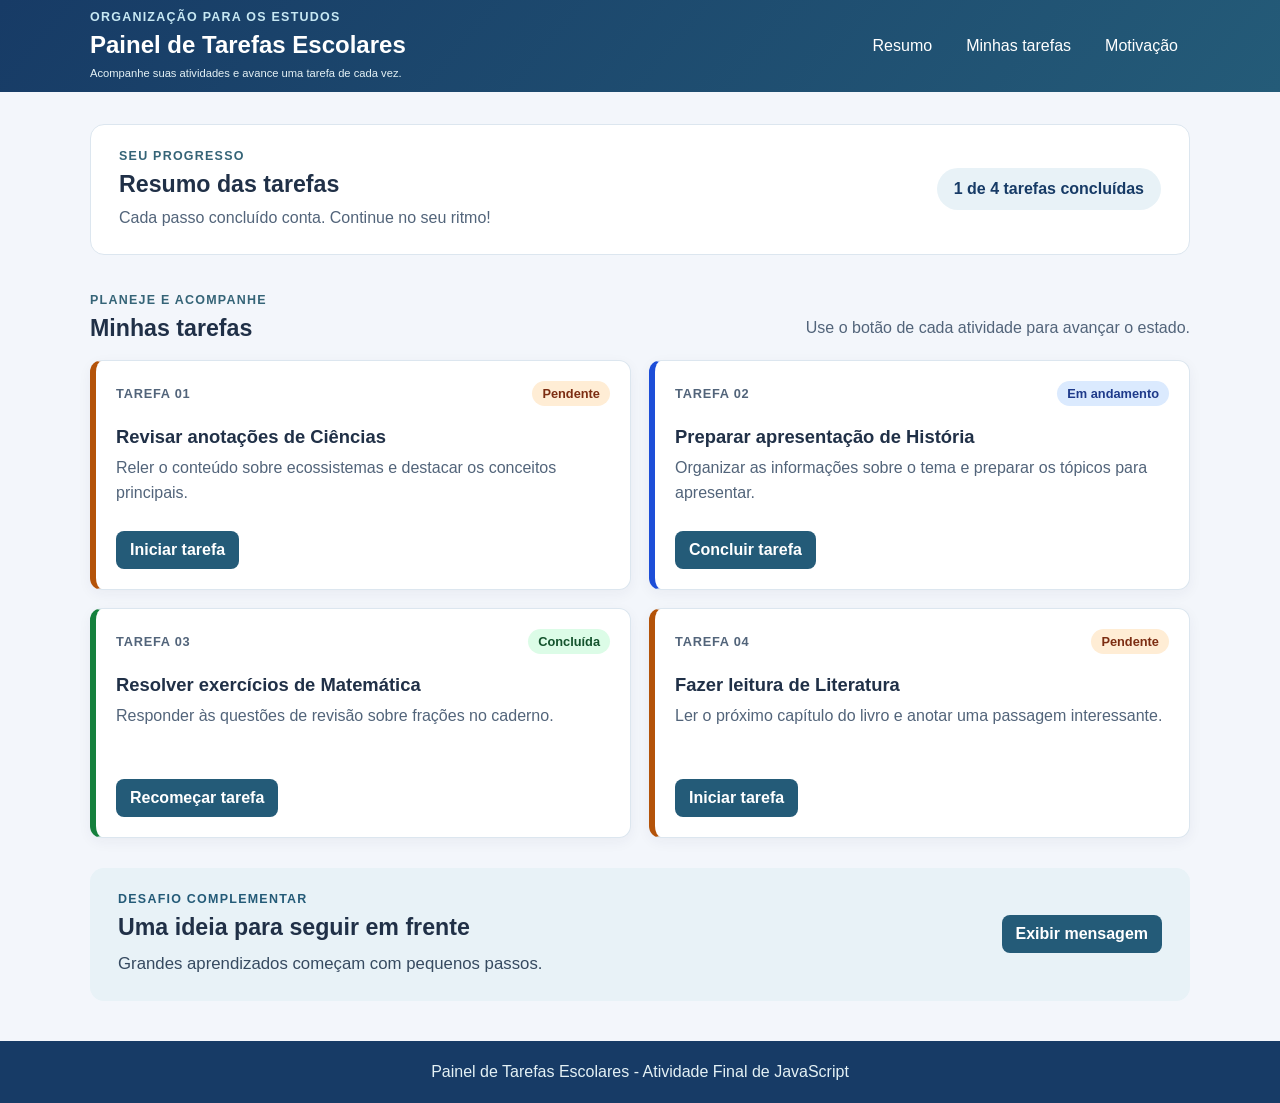
<file: atividade-javascript-final/index.html>
﻿<!DOCTYPE html>
<html lang="pt-BR">

<head>
    <meta charset="UTF-8">
    <meta name="viewport" content="width=device-width, initial-scale=1.0">
    <meta name="description" content="Organize e acompanhe o andamento de tarefas escolares.">
    <title>Atividade Final de JS - Painel de Tarefas Escolares</title>
    <link rel="stylesheet" href="css/estilos.css">
</head>

<body>
    <header class="cabecalho">
        <div class="cabecalho-conteudo">
            <div class="cabecalho-apresentacao">
                <p class="cabecalho-etiqueta">Organização para os estudos</p>
                <h1>Painel de Tarefas Escolares</h1>
                <p class="cabecalho-descricao">
                    Acompanhe suas atividades e avance uma tarefa de cada vez.
                </p>
            </div>

            <div class="navegacao">
                <nav class="menu-navegacao" id="menu-navegacao">
                    <a href="#resumo">Resumo</a>
                    <a href="#tarefas">Minhas tarefas</a>
                    <a href="#motivacao">Motivação</a>
                </nav>
            </div>
        </div>
    </header>

    <main class="conteudo">
        <section class="resumo" id="resumo">
            <div>
                <p class="secao-etiqueta">Seu progresso</p>
                <h2>Resumo das tarefas</h2>
                <p class="resumo-orientacao">Cada passo concluído conta. Continue no seu ritmo!</p>
            </div>
            <!-- No JavaScript, atualize este texto com a quantidade de tarefas concluídas. -->
            <p class="contador" id="contador-tarefas">
                1 de 4 tarefas concluídas
            </p>
        </section>

        <section class="secao-tarefas" id="tarefas">
            <div class="secao-cabecalho">
                <div>
                    <p class="secao-etiqueta">Planeje e acompanhe</p>
                    <h2>Minhas tarefas</h2>
                </div>
                <p class="secao-dica">Use o botão de cada atividade para avançar o estado.</p>
            </div>

            <div class="lista-tarefas">
                <!-- Cada article é um card. As classes tarefa-* indicam o estado inicial.
                     Em cada card, o JavaScript deverá atualizar o indicador e o botão. -->
                <article class="tarefa tarefa-pendente" id="tarefa-1">
                    <div class="tarefa-cabecalho">
                        <span class="tarefa-numero">Tarefa 01</span>
                        <!-- O JavaScript atualiza o texto e a classe estado-* deste indicador. -->
                        <span class="indicador-estado estado-pendente">Pendente</span>
                    </div>
                    <h3>Revisar anotações de Ciências</h3>
                    <p>Reler o conteúdo sobre ecossistemas e destacar os conceitos principais.</p>
                    <!-- Ao clicar, avance o estado deste card e atualize o contador. -->
                    <button class="botao-avancar" type="button">Iniciar tarefa</button>
                </article>

                <article class="tarefa tarefa-andamento" id="tarefa-2">
                    <div class="tarefa-cabecalho">
                        <span class="tarefa-numero">Tarefa 02</span>
                        <span class="indicador-estado estado-andamento">Em andamento</span>
                    </div>
                    <h3>Preparar apresentação de História</h3>
                    <p>Organizar as informações sobre o tema e preparar os tópicos para apresentar.</p>
                    <button class="botao-avancar" type="button">Concluir tarefa</button>
                </article>

                <article class="tarefa tarefa-concluida" id="tarefa-3">
                    <div class="tarefa-cabecalho">
                        <span class="tarefa-numero">Tarefa 03</span>
                        <span class="indicador-estado estado-concluida">Concluída</span>
                    </div>
                    <h3>Resolver exercícios de Matemática</h3>
                    <p>Responder às questões de revisão sobre frações no caderno.</p>
                    <button class="botao-avancar" type="button">Recomeçar tarefa</button>
                </article>

                <article class="tarefa tarefa-pendente" id="tarefa-4">
                    <div class="tarefa-cabecalho">
                        <span class="tarefa-numero">Tarefa 04</span>
                        <span class="indicador-estado estado-pendente">Pendente</span>
                    </div>
                    <h3>Fazer leitura de Literatura</h3>
                    <p>Ler o próximo capítulo do livro e anotar uma passagem interessante.</p>
                    <button class="botao-avancar" type="button">Iniciar tarefa</button>
                </article>
            </div>
        </section>

        <section class="motivacao" id="motivacao">
            <div class="motivacao-texto">
                <p class="secao-etiqueta">Desafio complementar</p>
                <h2>Uma ideia para seguir em frente</h2>
                <!-- O JavaScript pode substituir este texto por uma frase aleatória. -->
                <p class="mensagem-motivacional" id="mensagem-motivacional">
                    Grandes aprendizados começam com pequenos passos.
                </p>
            </div>
            <!-- Ao clicar, escolha e exiba uma mensagem motivacional. -->
            <button class="botao-motivacao" id="botao-motivacao" type="button">
                Exibir mensagem
            </button>
        </section>
    </main>

    <footer class="rodape">
        <p>Painel de Tarefas Escolares - Atividade Final de JavaScript</p>
    </footer>

    <script src="js/script.js"></script>
</body>

</html>
</file>
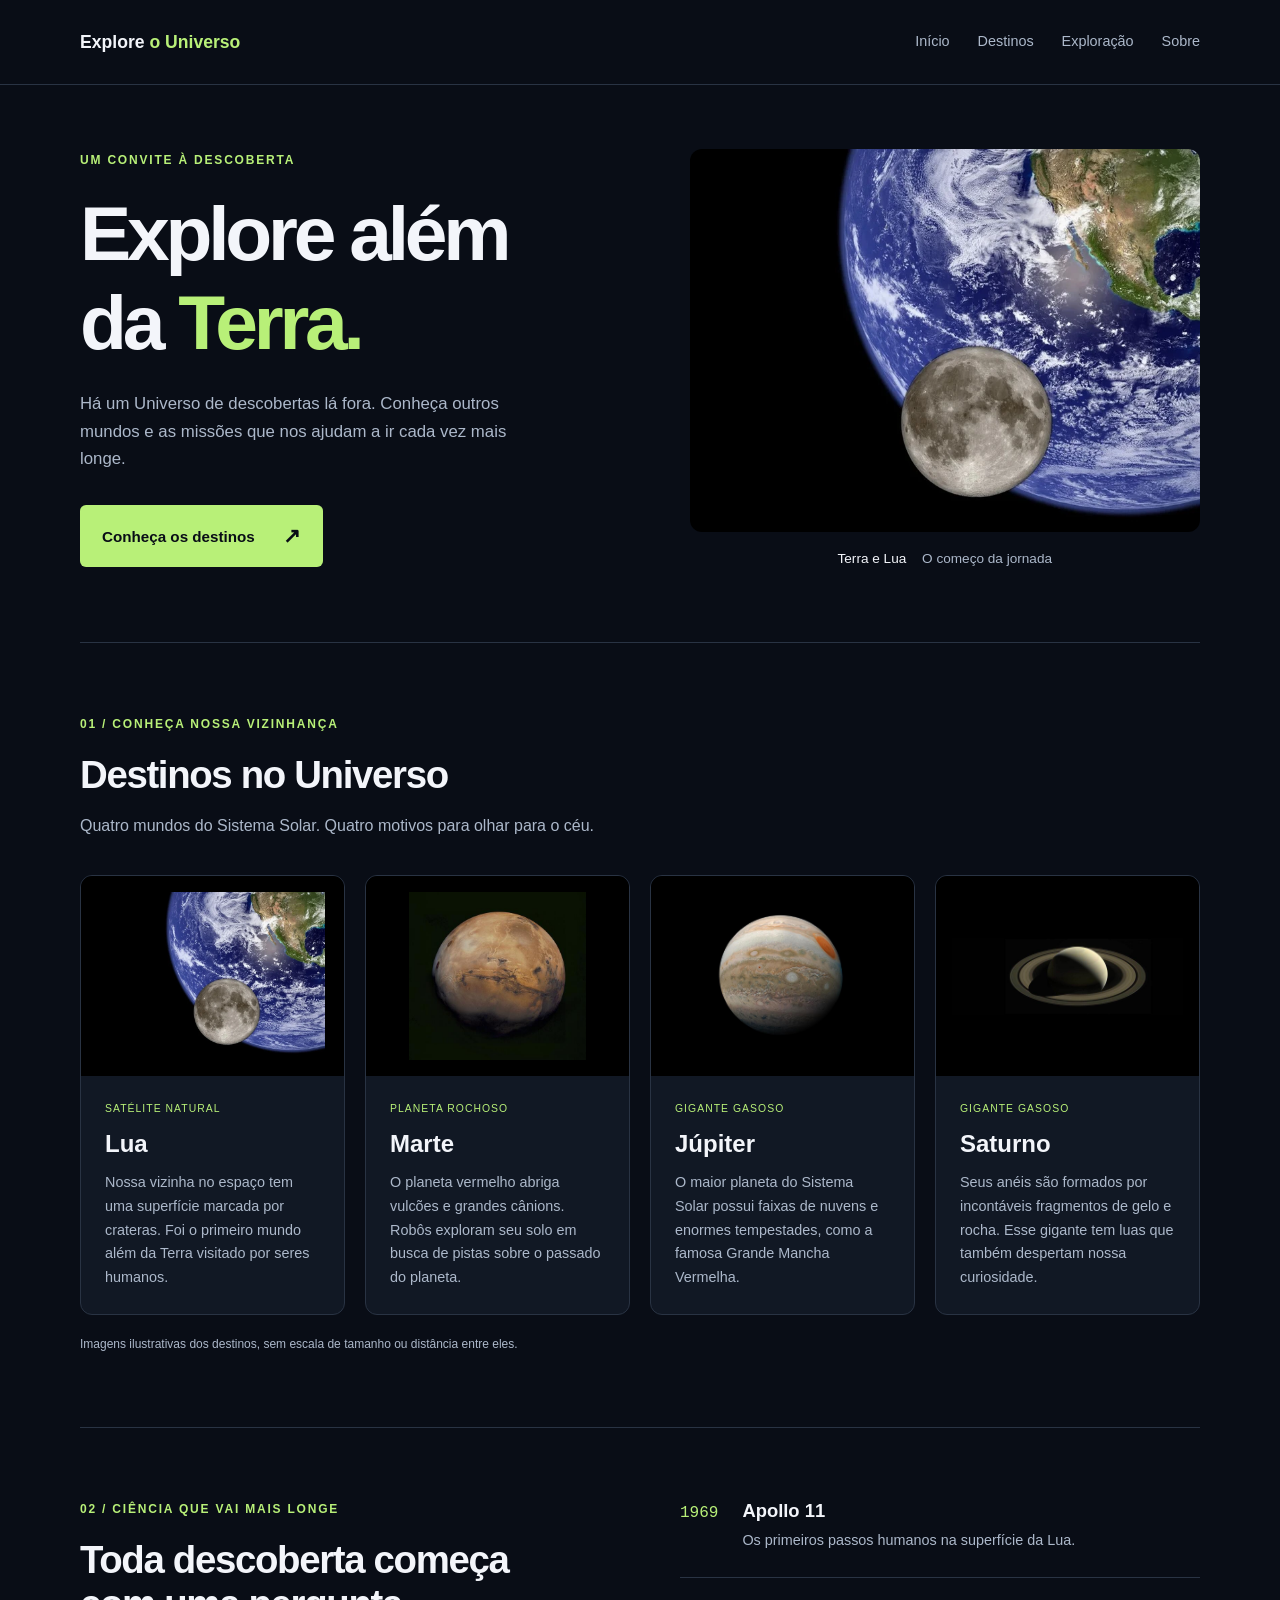
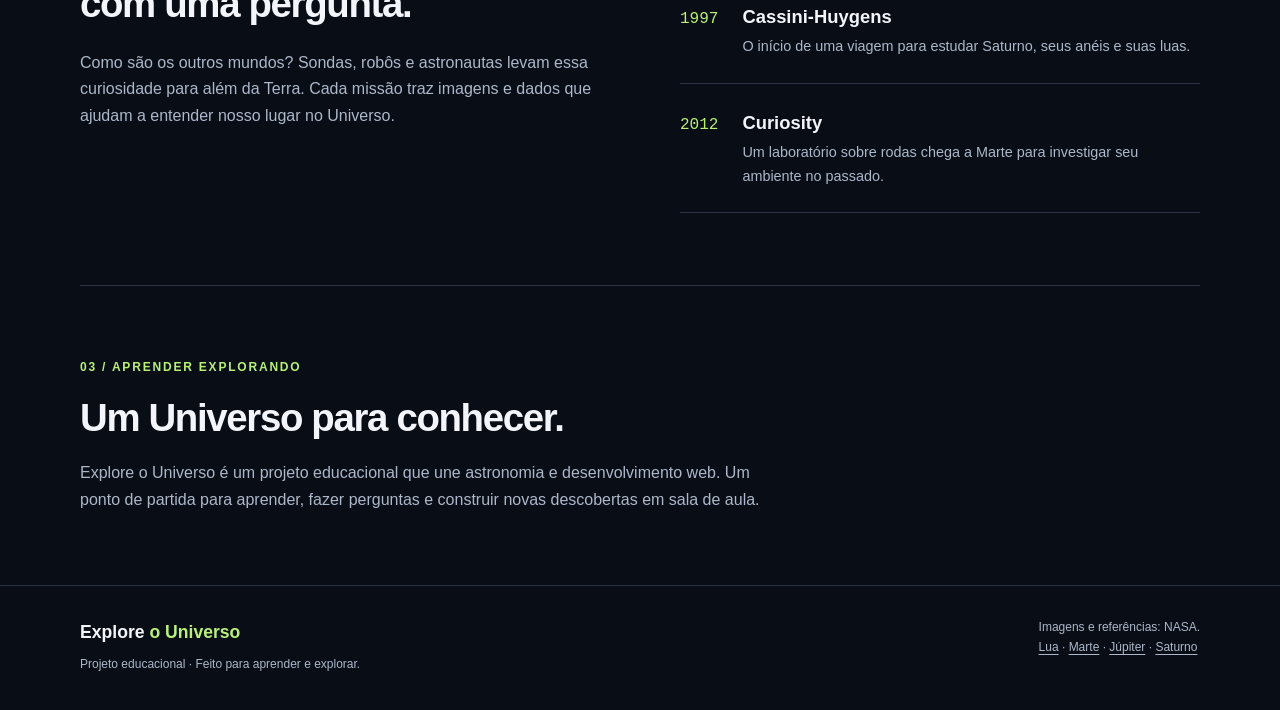
<file: versao0/index.html>
<!DOCTYPE html>
<html lang="pt-BR">
<head>
  <meta charset="UTF-8">
  <meta name="viewport" content="width=device-width, initial-scale=1.0">
  <meta name="description" content="Conheça a Lua, Marte, Júpiter e Saturno e descubra um pouco da história da exploração espacial.">
  <title>Explore o Universo</title>
  <link rel="stylesheet" href="css/estilos.css">
</head>
<body>
  <header class="cabecalho">
    <div class="container cabecalho-conteudo">
      <h1 class="marca"><a href="#inicio">Explore <span>o Universo</span></a></h1>
      <nav aria-label="Navegação principal">
        <ul class="menu">
          <li><a href="#inicio">Início</a></li>
          <li><a href="#destinos">Destinos</a></li>
          <li><a href="#exploracao">Exploração</a></li>
          <li><a href="#sobre">Sobre</a></li>
        </ul>
      </nav>
    </div>
  </header>

  <main>
    <section class="destaque container" id="inicio" aria-labelledby="titulo-destaque">
      <div class="destaque-texto">
        <p class="etiqueta">Um convite à descoberta</p>
        <h2 id="titulo-destaque">Explore além<br>da <span>Terra.</span></h2>
        <p class="introducao">Há um Universo de descobertas lá fora. Conheça outros mundos e as missões que nos ajudam a ir cada vez mais longe.</p>
        <a class="botao" href="#destinos">Conheça os destinos <span aria-hidden="true">↗</span></a>
      </div>
      <figure class="destaque-imagem">
        <img src="img/lua.webp" alt="Composição mostrando a Lua em primeiro plano e a Terra ao fundo." width="1000" height="750">
        <figcaption>Terra e Lua <span>O começo da jornada</span></figcaption>
      </figure>
    </section>

    <section class="destinos secao container" id="destinos" aria-labelledby="titulo-destinos">
      <p class="etiqueta">01 / Conheça nossa vizinhança</p>
      <h2 id="titulo-destinos">Destinos no Universo</h2>
      <p class="descricao-secao">Quatro mundos do Sistema Solar. Quatro motivos para olhar para o céu.</p>

      <div class="grade-destinos">
        <article class="card-destino">
          <img src="img/lua.webp" alt="Lua com áreas claras e escuras, em uma composição com a Terra ao fundo." width="760" height="570">
          <div class="card-conteudo">
            <p class="categoria">Satélite natural</p>
            <h3>Lua</h3>
            <p class="descricao-card">Nossa vizinha no espaço tem uma superfície marcada por crateras. Foi o primeiro mundo além da Terra visitado por seres humanos.</p>
          </div>
        </article>

        <article class="card-destino">
          <img src="img/marte.jpg" alt="Marte visto do espaço, com superfície em tons avermelhados." width="506" height="480">
          <div class="card-conteudo">
            <p class="categoria">Planeta rochoso</p>
            <h3>Marte</h3>
            <p class="descricao-card">O planeta vermelho abriga vulcões e grandes cânions. Robôs exploram seu solo em busca de pistas sobre o passado do planeta.</p>
          </div>
        </article>

        <article class="card-destino">
          <img src="img/jupiter.jpg" alt="Júpiter com faixas de nuvens e uma grande tempestade oval." width="750" height="750">
          <div class="card-conteudo">
            <p class="categoria">Gigante gasoso</p>
            <h3>Júpiter</h3>
            <p class="descricao-card">O maior planeta do Sistema Solar possui faixas de nuvens e enormes tempestades, como a famosa Grande Mancha Vermelha.</p>
          </div>
        </article>

        <article class="card-destino">
          <img src="img/saturno.jpg" alt="Saturno envolvido por seus amplos anéis, contra o fundo escuro do espaço." width="960" height="320">
          <div class="card-conteudo">
            <p class="categoria">Gigante gasoso</p>
            <h3>Saturno</h3>
            <p class="descricao-card">Seus anéis são formados por incontáveis fragmentos de gelo e rocha. Esse gigante tem luas que também despertam nossa curiosidade.</p>
          </div>
        </article>
      </div>
      <p class="nota">Imagens ilustrativas dos destinos, sem escala de tamanho ou distância entre eles.</p>
    </section>

    <section class="exploracao secao container" id="exploracao" aria-labelledby="titulo-exploracao">
      <div>
        <p class="etiqueta">02 / Ciência que vai mais longe</p>
        <h2 id="titulo-exploracao">Toda descoberta começa com uma pergunta.</h2>
        <p>Como são os outros mundos? Sondas, robôs e astronautas levam essa curiosidade para além da Terra. Cada missão traz imagens e dados que ajudam a entender nosso lugar no Universo.</p>
      </div>
      <ol class="missoes" aria-label="Marcos da exploração espacial">
        <li><span class="ano">1969</span><div><h3>Apollo 11</h3><p>Os primeiros passos humanos na superfície da Lua.</p></div></li>
        <li><span class="ano">1997</span><div><h3>Cassini-Huygens</h3><p>O início de uma viagem para estudar Saturno, seus anéis e suas luas.</p></div></li>
        <li><span class="ano">2012</span><div><h3>Curiosity</h3><p>Um laboratório sobre rodas chega a Marte para investigar seu ambiente no passado.</p></div></li>
      </ol>
    </section>

    <section class="sobre secao container" id="sobre" aria-labelledby="titulo-sobre">
      <p class="etiqueta">03 / Aprender explorando</p>
      <h2 id="titulo-sobre">Um Universo para conhecer.</h2>
      <p>Explore o Universo é um projeto educacional que une astronomia e desenvolvimento web. Um ponto de partida para aprender, fazer perguntas e construir novas descobertas em sala de aula.</p>
    </section>
  </main>

  <footer class="rodape">
    <div class="container rodape-conteudo">
      <div><p class="marca">Explore <span>o Universo</span></p><p class="texto-rodape">Projeto educacional · Feito para aprender e explorar.</p></div>
      <p class="creditos">Imagens e referências: NASA.<br>
        <a href="https://science.nasa.gov/moon/">Lua</a> ·
        <a href="https://science.nasa.gov/mars/">Marte</a> ·
        <a href="https://science.nasa.gov/jupiter/">Júpiter</a> ·
        <a href="https://science.nasa.gov/saturn/">Saturno</a>
      </p>
    </div>
  </footer>
</body>
</html>
</file>
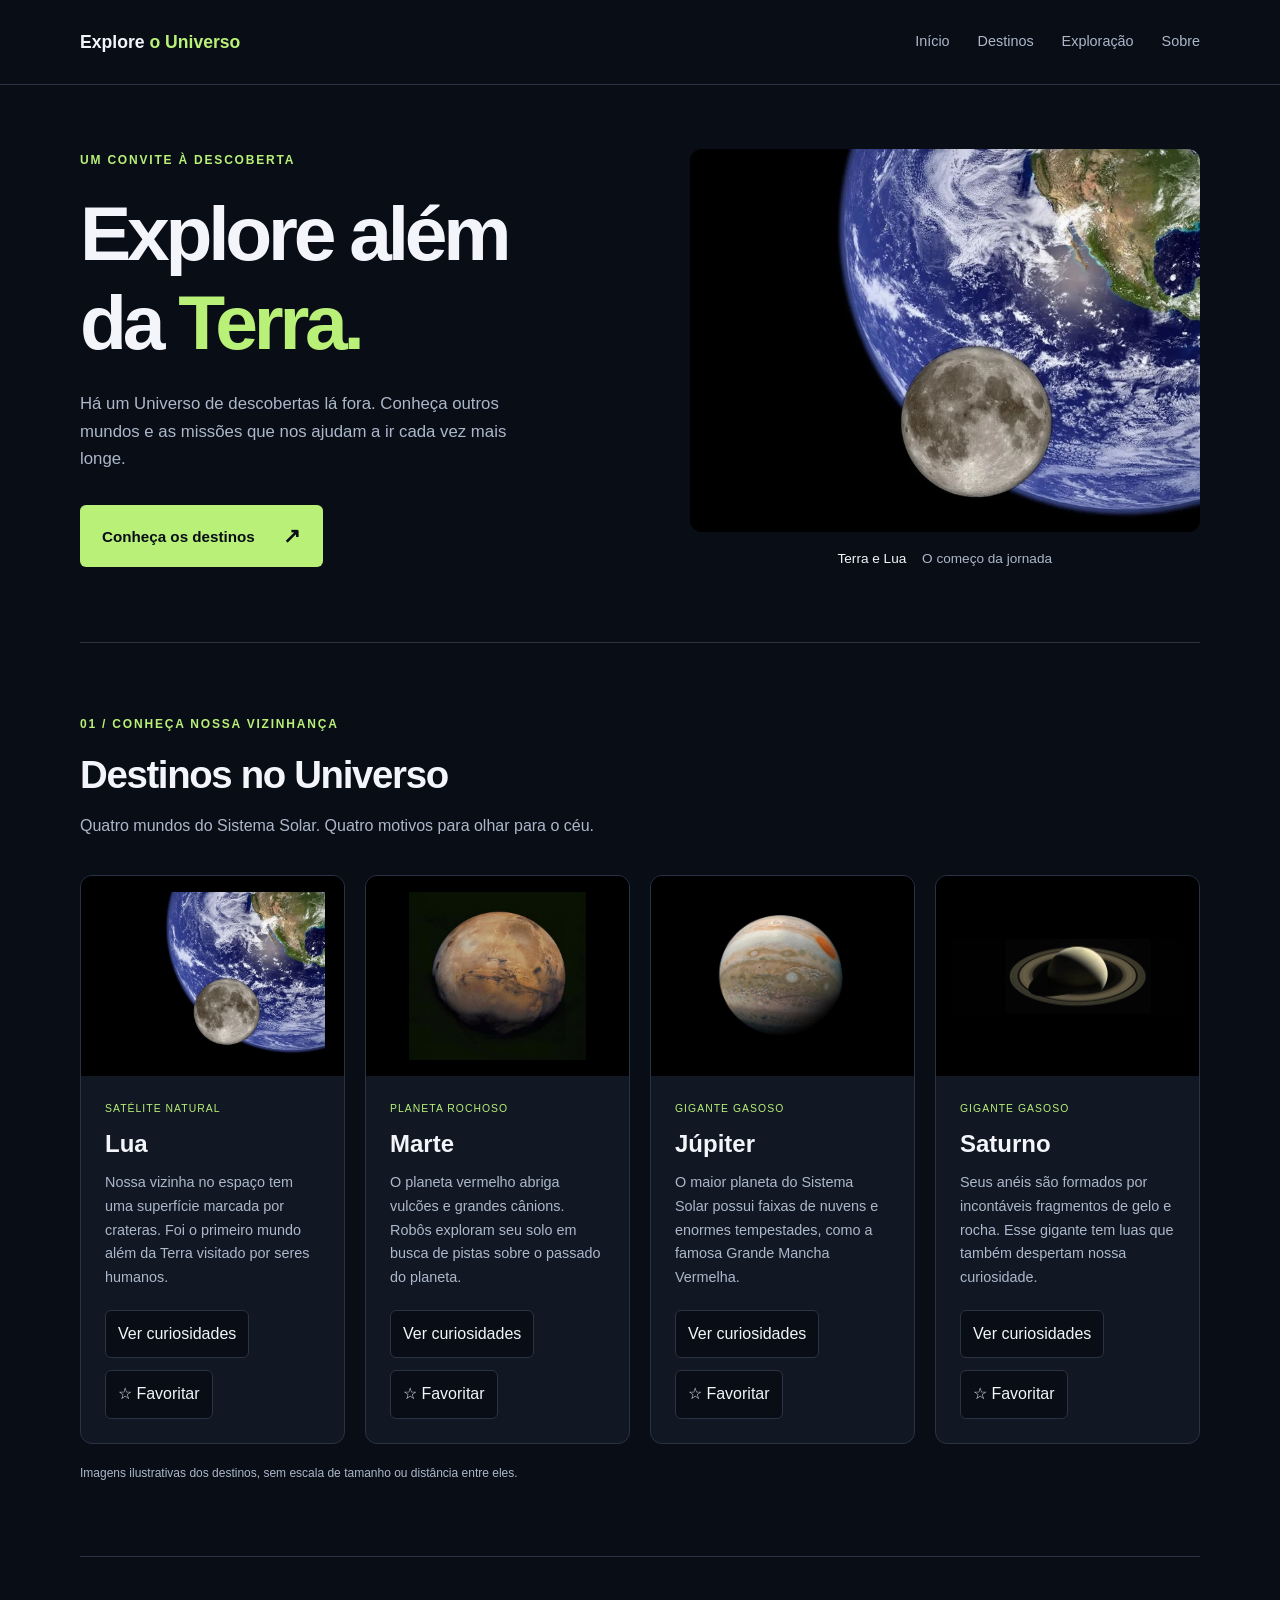
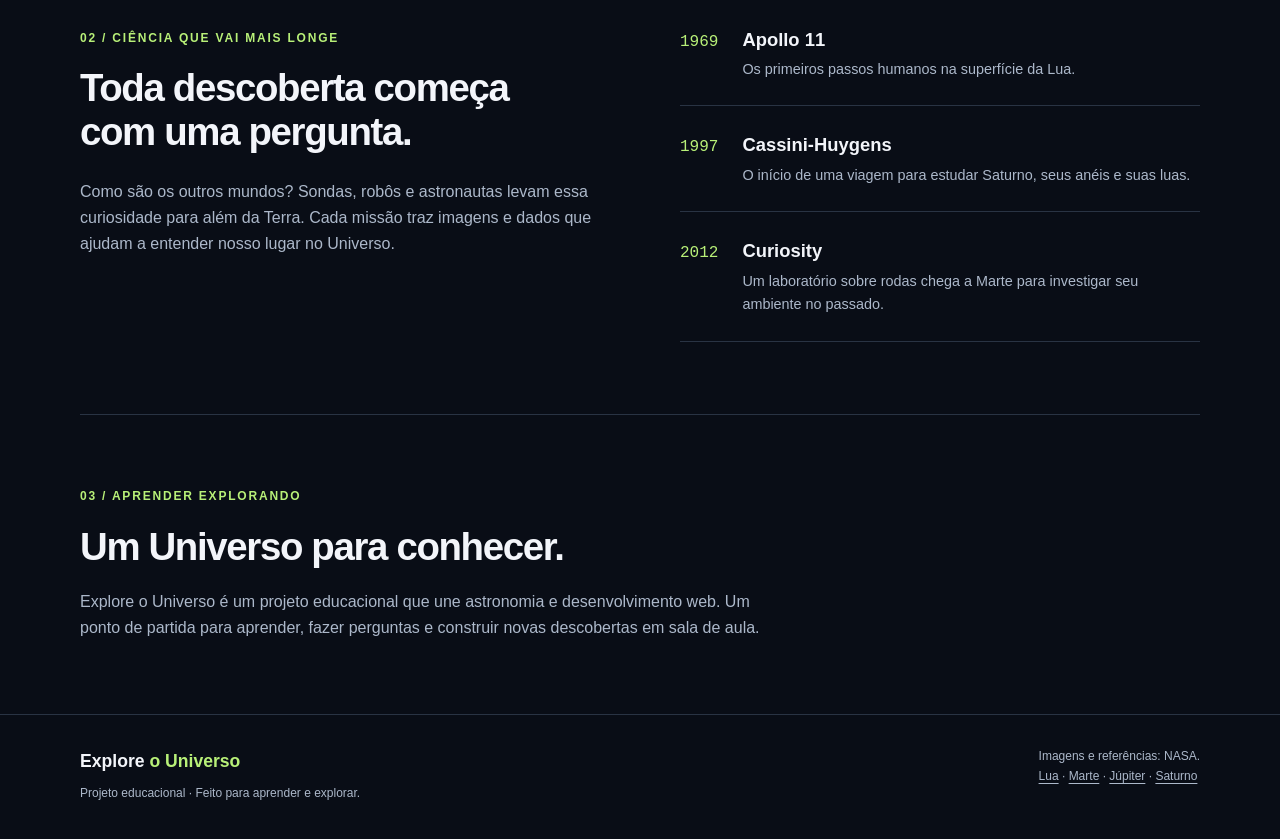
<file: versao01/index.html>
<!DOCTYPE html>
<html lang="pt-BR">

<head>
  <meta charset="UTF-8">
  <meta name="viewport" content="width=device-width, initial-scale=1.0">
  <meta name="description"
    content="Conheça a Lua, Marte, Júpiter e Saturno e descubra um pouco da história da exploração espacial.">
  <title>Explore o Universo</title>
  <link rel="stylesheet" href="css/estilos.css">
</head>

<body>
  <header class="cabecalho">
    <div class="container cabecalho-conteudo">
      <h1 class="marca"><a href="#inicio">Explore <span>o Universo</span></a></h1>
      <nav aria-label="Navegação principal">
        <ul class="menu">
          <li><a href="#inicio">Início</a></li>
          <li><a href="#destinos">Destinos</a></li>
          <li><a href="#exploracao">Exploração</a></li>
          <li><a href="#sobre">Sobre</a></li>
        </ul>
      </nav>
    </div>
  </header>

  <main>
    <section class="destaque container" id="inicio" aria-labelledby="titulo-destaque">
      <div class="destaque-texto">
        <p class="etiqueta">Um convite à descoberta</p>
        <h2 id="titulo-destaque">Explore além<br>da <span>Terra.</span></h2>
        <p class="introducao">Há um Universo de descobertas lá fora. Conheça outros mundos e as missões que nos ajudam a
          ir cada vez mais longe.</p>
        <a class="botao" href="#destinos">Conheça os destinos <span aria-hidden="true">↗</span></a>
      </div>
      <figure class="destaque-imagem">
        <img src="img/lua.webp" alt="Composição mostrando a Lua em primeiro plano e a Terra ao fundo." width="1000"
          height="750">
        <figcaption>Terra e Lua <span>O começo da jornada</span></figcaption>
      </figure>
    </section>

    <section class="destinos secao container" id="destinos" aria-labelledby="titulo-destinos">
      <p class="etiqueta">01 / Conheça nossa vizinhança</p>
      <h2 id="titulo-destinos">Destinos no Universo</h2>
      <p class="descricao-secao">Quatro mundos do Sistema Solar. Quatro motivos para olhar para o céu.</p>

      <div class="grade-destinos">
        <article class="card-destino">
          <img src="img/lua.webp" alt="Lua com áreas claras e escuras, em uma composição com a Terra ao fundo."
            width="760" height="570">
          <div class="card-conteudo">
            <p class="categoria">Satélite natural</p>
            <h3>Lua</h3>
            <p class="descricao-card">Nossa vizinha no espaço tem uma superfície marcada por crateras. Foi o primeiro
              mundo além da Terra visitado por seres humanos.</p>

            <!--Atributos aria
            
            Recursos importantes para sinalizar/avisar ferramentas/tecnologias de acessibilidade sobre diferentes estados dos elementos da página -->

            <div class="acoes-card">

              <button type="button" class="botao-curiosidade" aria-expanded="false" aria-controls="curiosidade-lua">
                Ver curiosidades
              </button>

              <button type="button" class="botao-favorito" aria-pressed="false">
                ☆ Favoritar
              </button>

            </div>

            <p class="curiosidade" id="curiosidade-lua" hidden>
              A Lua leva aproximadamente 27 dias para dar uma volta ao redor da Terra.
            </p>

          </div>
        </article>

        <article class="card-destino">
          <img src="img/marte.jpg" alt="Marte visto do espaço, com superfície em tons avermelhados." width="506"
            height="480">
          <div class="card-conteudo">
            <p class="categoria">Planeta rochoso</p>
            <h3>Marte</h3>
            <p class="descricao-card">O planeta vermelho abriga vulcões e grandes cânions. Robôs exploram seu solo em
              busca de pistas sobre o passado do planeta.</p>

            <div class="acoes-card">

              <button type="button" class="botao-curiosidade" aria-expanded="false" aria-controls="curiosidade-marte">
                Ver curiosidades
              </button>

              <button type="button" class="botao-favorito" aria-pressed="false">
                ☆ Favoritar
              </button>

            </div>

            <p class="curiosidade" id="curiosidade-marte" hidden>
              Um dia em Marte dura cerca de 24 horas e 40 minutos.
            </p>

          </div>
        </article>

        <article class="card-destino">
          <img src="img/jupiter.jpg" alt="Júpiter com faixas de nuvens e uma grande tempestade oval." width="750"
            height="750">
          <div class="card-conteudo">
            <p class="categoria">Gigante gasoso</p>
            <h3>Júpiter</h3>
            <p class="descricao-card">O maior planeta do Sistema Solar possui faixas de nuvens e enormes tempestades,
              como a famosa Grande Mancha Vermelha.</p>

            <div class="acoes-card">

              <button type="button" class="botao-curiosidade" aria-expanded="false" aria-controls="curiosidade-jupiter">
                Ver curiosidades
              </button>

              <button type="button" class="botao-favorito" aria-pressed="false">
                ☆ Favoritar
              </button>

            </div>

            <p class="curiosidade" id="curiosidade-jupiter" hidden>
              Júpiter leva cerca de 12 anos terrestres para completar uma volta ao redor do Sol.
            </p>

          </div>
        </article>

        <article class="card-destino">
          <img src="img/saturno.jpg" alt="Saturno envolvido por seus amplos anéis, contra o fundo escuro do espaço."
            width="960" height="320">
          <div class="card-conteudo">
            <p class="categoria">Gigante gasoso</p>
            <h3>Saturno</h3>
            <p class="descricao-card">Seus anéis são formados por incontáveis fragmentos de gelo e rocha. Esse gigante
              tem luas que também despertam nossa curiosidade.</p>

            <div class="acoes-card">

              <button type="button" class="botao-curiosidade" aria-expanded="false" aria-controls="curiosidade-saturno">
                Ver curiosidades
              </button>

              <button type="button" class="botao-favorito" aria-pressed="false">
                ☆ Favoritar
              </button>

            </div>

            <p class="curiosidade" id="curiosidade-saturno" hidden>
              Saturno leva aproximadamente 29 anos terrestres para completar uma volta ao redor do Sol.
            </p>

          </div>
        </article>
      </div>
      <p class="nota">Imagens ilustrativas dos destinos, sem escala de tamanho ou distância entre eles.</p>
    </section>

    <section class="exploracao secao container" id="exploracao" aria-labelledby="titulo-exploracao">
      <div>
        <p class="etiqueta">02 / Ciência que vai mais longe</p>
        <h2 id="titulo-exploracao">Toda descoberta começa com uma pergunta.</h2>
        <p>Como são os outros mundos? Sondas, robôs e astronautas levam essa curiosidade para além da Terra. Cada missão
          traz imagens e dados que ajudam a entender nosso lugar no Universo.</p>
      </div>
      <ol class="missoes" aria-label="Marcos da exploração espacial">
        <li><span class="ano">1969</span>
          <div>
            <h3>Apollo 11</h3>
            <p>Os primeiros passos humanos na superfície da Lua.</p>
          </div>
        </li>
        <li><span class="ano">1997</span>
          <div>
            <h3>Cassini-Huygens</h3>
            <p>O início de uma viagem para estudar Saturno, seus anéis e suas luas.</p>
          </div>
        </li>
        <li><span class="ano">2012</span>
          <div>
            <h3>Curiosity</h3>
            <p>Um laboratório sobre rodas chega a Marte para investigar seu ambiente no passado.</p>
          </div>
        </li>
      </ol>
    </section>

    <section class="sobre secao container" id="sobre" aria-labelledby="titulo-sobre">
      <p class="etiqueta">03 / Aprender explorando</p>
      <h2 id="titulo-sobre">Um Universo para conhecer.</h2>
      <p>Explore o Universo é um projeto educacional que une astronomia e desenvolvimento web. Um ponto de partida para
        aprender, fazer perguntas e construir novas descobertas em sala de aula.</p>
    </section>
  </main>

  <footer class="rodape">
    <div class="container rodape-conteudo">
      <div>
        <p class="marca">Explore <span>o Universo</span></p>
        <p class="texto-rodape">Projeto educacional · Feito para aprender e explorar.</p>
      </div>
      <p class="creditos">Imagens e referências: NASA.<br>
        <a href="https://science.nasa.gov/moon/">Lua</a> ·
        <a href="https://science.nasa.gov/mars/">Marte</a> ·
        <a href="https://science.nasa.gov/jupiter/">Júpiter</a> ·
        <a href="https://science.nasa.gov/saturn/">Saturno</a>
      </p>
    </div>
  </footer>

  <script src="js/script.js"></script>

</body>

</html>
</file>
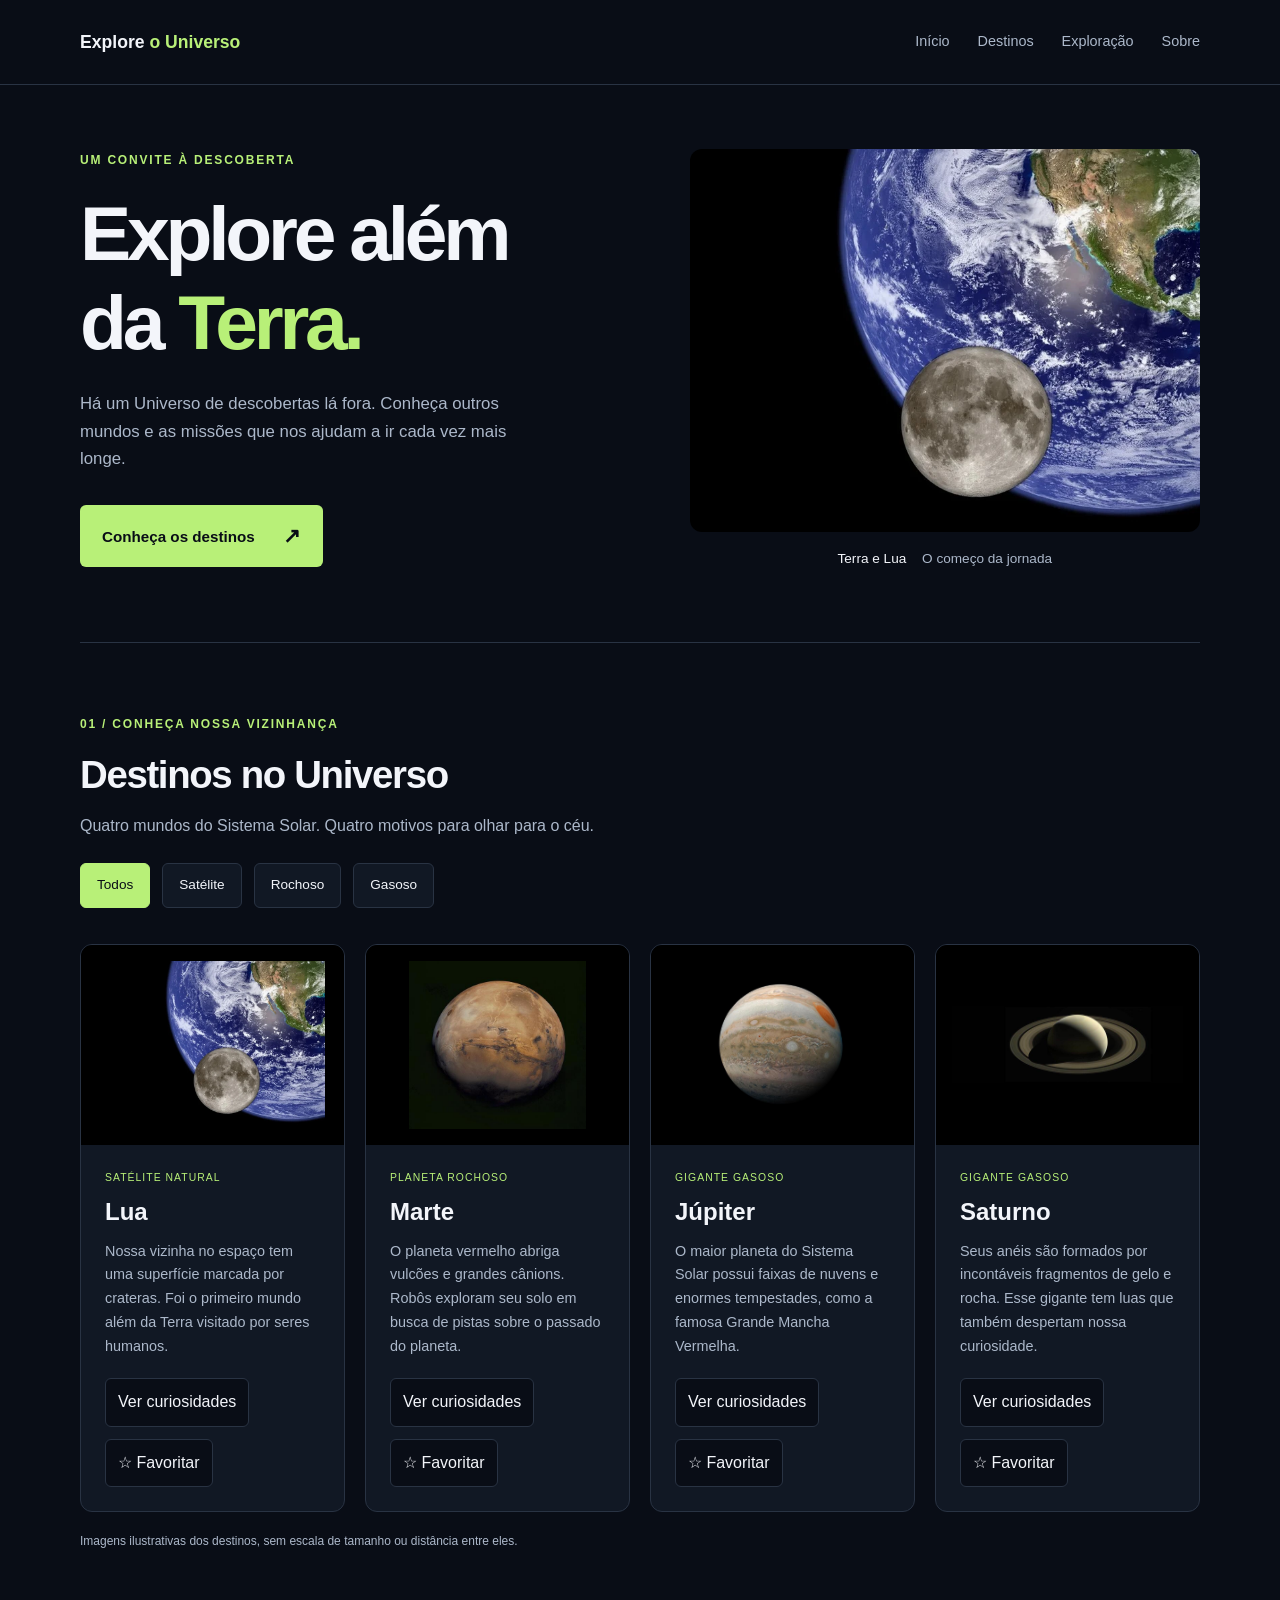
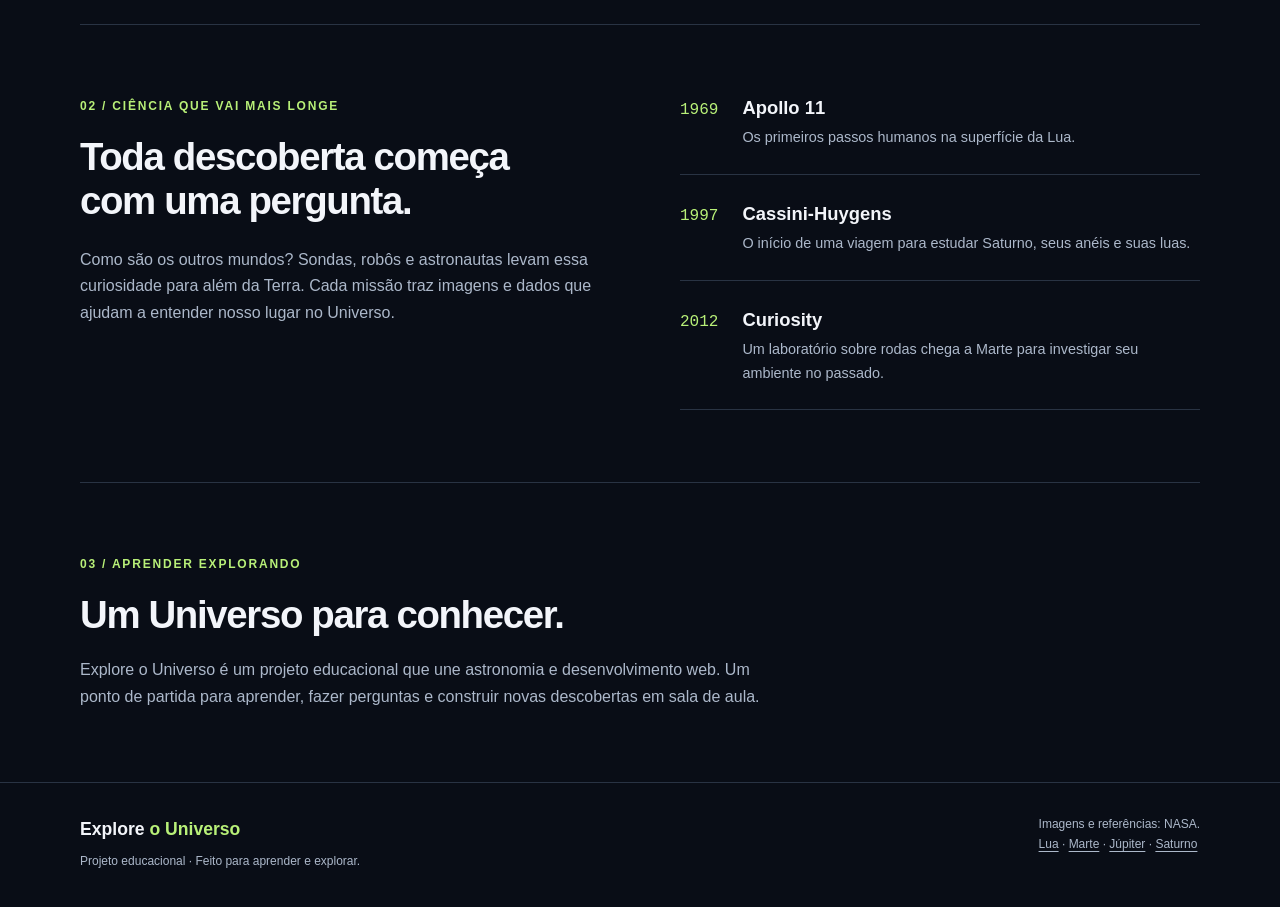
<file: versao02/index.html>
<!DOCTYPE html>
<html lang="pt-BR">

<head>
  <meta charset="UTF-8">
  <meta name="viewport" content="width=device-width, initial-scale=1.0">
  <meta name="description"
    content="Conheça a Lua, Marte, Júpiter e Saturno e descubra um pouco da história da exploração espacial.">
  <title>Explore o Universo</title>
  <link rel="stylesheet" href="css/estilos.css">
</head>

<body>
  <header class="cabecalho">
    <div class="container cabecalho-conteudo">
      <h1 class="marca"><a href="#inicio">Explore <span>o Universo</span></a></h1>
      <nav aria-label="Navegação principal">
        <ul class="menu">
          <li><a href="#inicio">Início</a></li>
          <li><a href="#destinos">Destinos</a></li>
          <li><a href="#exploracao">Exploração</a></li>
          <li><a href="#sobre">Sobre</a></li>
        </ul>
      </nav>
    </div>
  </header>

  <main>
    <section class="destaque container" id="inicio" aria-labelledby="titulo-destaque">
      <div class="destaque-texto">
        <p class="etiqueta">Um convite à descoberta</p>
        <h2 id="titulo-destaque">Explore além<br>da <span>Terra.</span></h2>
        <p class="introducao">Há um Universo de descobertas lá fora. Conheça outros mundos e as missões que nos ajudam a
          ir cada vez mais longe.</p>
        <a class="botao" href="#destinos">Conheça os destinos <span aria-hidden="true">↗</span></a>
      </div>
      <figure class="destaque-imagem">
        <img src="img/lua.webp" alt="Composição mostrando a Lua em primeiro plano e a Terra ao fundo." width="1000"
          height="750">
        <figcaption>Terra e Lua <span>O começo da jornada</span></figcaption>
      </figure>
    </section>

    <section class="destinos secao container" id="destinos" aria-labelledby="titulo-destinos">
      <p class="etiqueta">01 / Conheça nossa vizinhança</p>
      <h2 id="titulo-destinos">Destinos no Universo</h2>
      <p class="descricao-secao">Quatro mundos do Sistema Solar. Quatro motivos para olhar para o céu.</p>

      <!--DIV com o papel/finalidade de um grupo de botões-->
      <!--Usamos o aria-label para descrever/detalhar a finalidade de um grupo de botões-->
      <div class="filtros-destinos" role="group" aria-label="filtrar destinos por categoria">
        <button data-filtro="todos" type="button" class="filtro-ativo" aria-pressed="true">Todos</button>
        <button data-filtro="satélite" type="button" aria-pressed="false">Satélite</button>
        <button  data-filtro="rochoso" type="button" aria-pressed="false">Rochoso</button>
        <button  data-filtro="gasoso" type="button" aria-pressed="false">Gasoso</button>
      </div>
      
      <div class="grade-destinos">
        <article class="card-destino" data-categoria="satélite">
          <img src="img/lua.webp" alt="Lua com áreas claras e escuras, em uma composição com a Terra ao fundo."
            width="760" height="570">
          <div class="card-conteudo">
            <p class="categoria">Satélite natural</p>
            <h3>Lua</h3>
            <p class="descricao-card">Nossa vizinha no espaço tem uma superfície marcada por crateras. Foi o primeiro
              mundo além da Terra visitado por seres humanos.</p>

            <!--Atributos aria
            
            Recursos importantes para sinalizar/avisar ferramentas/tecnologias de acessibilidade sobre diferentes estados dos elementos da página -->

            <div class="acoes-card">

              <button type="button" class="botao-curiosidade" aria-expanded="false" aria-controls="curiosidade-lua">
                Ver curiosidades
              </button>

              <button type="button" class="botao-favorito" aria-pressed="false">
                ☆ Favoritar
              </button>

            </div>

            <p class="curiosidade" id="curiosidade-lua" hidden>
              A Lua leva aproximadamente 27 dias para dar uma volta ao redor da Terra.
            </p>

          </div>
        </article>

        <article class="card-destino" data-categoria="rochoso">
          <img src="img/marte.jpg" alt="Marte visto do espaço, com superfície em tons avermelhados." width="506"
            height="480">
          <div class="card-conteudo">
            <p class="categoria">Planeta rochoso</p>
            <h3>Marte</h3>
            <p class="descricao-card">O planeta vermelho abriga vulcões e grandes cânions. Robôs exploram seu solo em
              busca de pistas sobre o passado do planeta.</p>

            <div class="acoes-card">

              <button type="button" class="botao-curiosidade" aria-expanded="false" aria-controls="curiosidade-marte">
                Ver curiosidades
              </button>

              <button type="button" class="botao-favorito" aria-pressed="false">
                ☆ Favoritar
              </button>

            </div>

            <p class="curiosidade" id="curiosidade-marte" hidden>
              Um dia em Marte dura cerca de 24 horas e 40 minutos.
            </p>

          </div>
        </article>

        <article class="card-destino" data-categoria="gasoso">
          <img src="img/jupiter.jpg" alt="Júpiter com faixas de nuvens e uma grande tempestade oval." width="750"
            height="750">
          <div class="card-conteudo">
            <p class="categoria">Gigante gasoso</p>
            <h3>Júpiter</h3>
            <p class="descricao-card">O maior planeta do Sistema Solar possui faixas de nuvens e enormes tempestades,
              como a famosa Grande Mancha Vermelha.</p>

            <div class="acoes-card">

              <button type="button" class="botao-curiosidade" aria-expanded="false" aria-controls="curiosidade-jupiter">
                Ver curiosidades
              </button>

              <button type="button" class="botao-favorito" aria-pressed="false">
                ☆ Favoritar
              </button>

            </div>

            <p class="curiosidade" id="curiosidade-jupiter" hidden>
              Júpiter leva cerca de 12 anos terrestres para completar uma volta ao redor do Sol.
            </p>

          </div>
        </article>

        <article class="card-destino" data-categoria="gasoso">
          <img src="img/saturno.jpg" alt="Saturno envolvido por seus amplos anéis, contra o fundo escuro do espaço."
            width="960" height="320">
          <div class="card-conteudo">
            <p class="categoria">Gigante gasoso</p>
            <h3>Saturno</h3>
            <p class="descricao-card">Seus anéis são formados por incontáveis fragmentos de gelo e rocha. Esse gigante
              tem luas que também despertam nossa curiosidade.</p>

            <div class="acoes-card">

              <button type="button" class="botao-curiosidade" aria-expanded="false" aria-controls="curiosidade-saturno">
                Ver curiosidades
              </button>

              <button type="button" class="botao-favorito" aria-pressed="false">
                ☆ Favoritar
              </button>

            </div>

            <p class="curiosidade" id="curiosidade-saturno" hidden>
              Saturno leva aproximadamente 29 anos terrestres para completar uma volta ao redor do Sol.
            </p>

          </div>
        </article>
      </div>
      <p class="nota">Imagens ilustrativas dos destinos, sem escala de tamanho ou distância entre eles.</p>
    </section>

    <section class="exploracao secao container" id="exploracao" aria-labelledby="titulo-exploracao">
      <div>
        <p class="etiqueta">02 / Ciência que vai mais longe</p>
        <h2 id="titulo-exploracao">Toda descoberta começa com uma pergunta.</h2>
        <p>Como são os outros mundos? Sondas, robôs e astronautas levam essa curiosidade para além da Terra. Cada missão
          traz imagens e dados que ajudam a entender nosso lugar no Universo.</p>
      </div>
      <ol class="missoes" aria-label="Marcos da exploração espacial">
        <li><span class="ano">1969</span>
          <div>
            <h3>Apollo 11</h3>
            <p>Os primeiros passos humanos na superfície da Lua.</p>
          </div>
        </li>
        <li><span class="ano">1997</span>
          <div>
            <h3>Cassini-Huygens</h3>
            <p>O início de uma viagem para estudar Saturno, seus anéis e suas luas.</p>
          </div>
        </li>
        <li><span class="ano">2012</span>
          <div>
            <h3>Curiosity</h3>
            <p>Um laboratório sobre rodas chega a Marte para investigar seu ambiente no passado.</p>
          </div>
        </li>
      </ol>
    </section>

    <section class="sobre secao container" id="sobre" aria-labelledby="titulo-sobre">
      <p class="etiqueta">03 / Aprender explorando</p>
      <h2 id="titulo-sobre">Um Universo para conhecer.</h2>
      <p>Explore o Universo é um projeto educacional que une astronomia e desenvolvimento web. Um ponto de partida para
        aprender, fazer perguntas e construir novas descobertas em sala de aula.</p>
    </section>
  </main>

  <footer class="rodape">
    <div class="container rodape-conteudo">
      <div>
        <p class="marca">Explore <span>o Universo</span></p>
        <p class="texto-rodape">Projeto educacional · Feito para aprender e explorar.</p>
      </div>
      <p class="creditos">Imagens e referências: NASA.<br>
        <a href="https://science.nasa.gov/moon/">Lua</a> ·
        <a href="https://science.nasa.gov/mars/">Marte</a> ·
        <a href="https://science.nasa.gov/jupiter/">Júpiter</a> ·
        <a href="https://science.nasa.gov/saturn/">Saturno</a>
      </p>
    </div>
  </footer>

  <script src="js/script.js"></script>

</body>

</html>
</file>
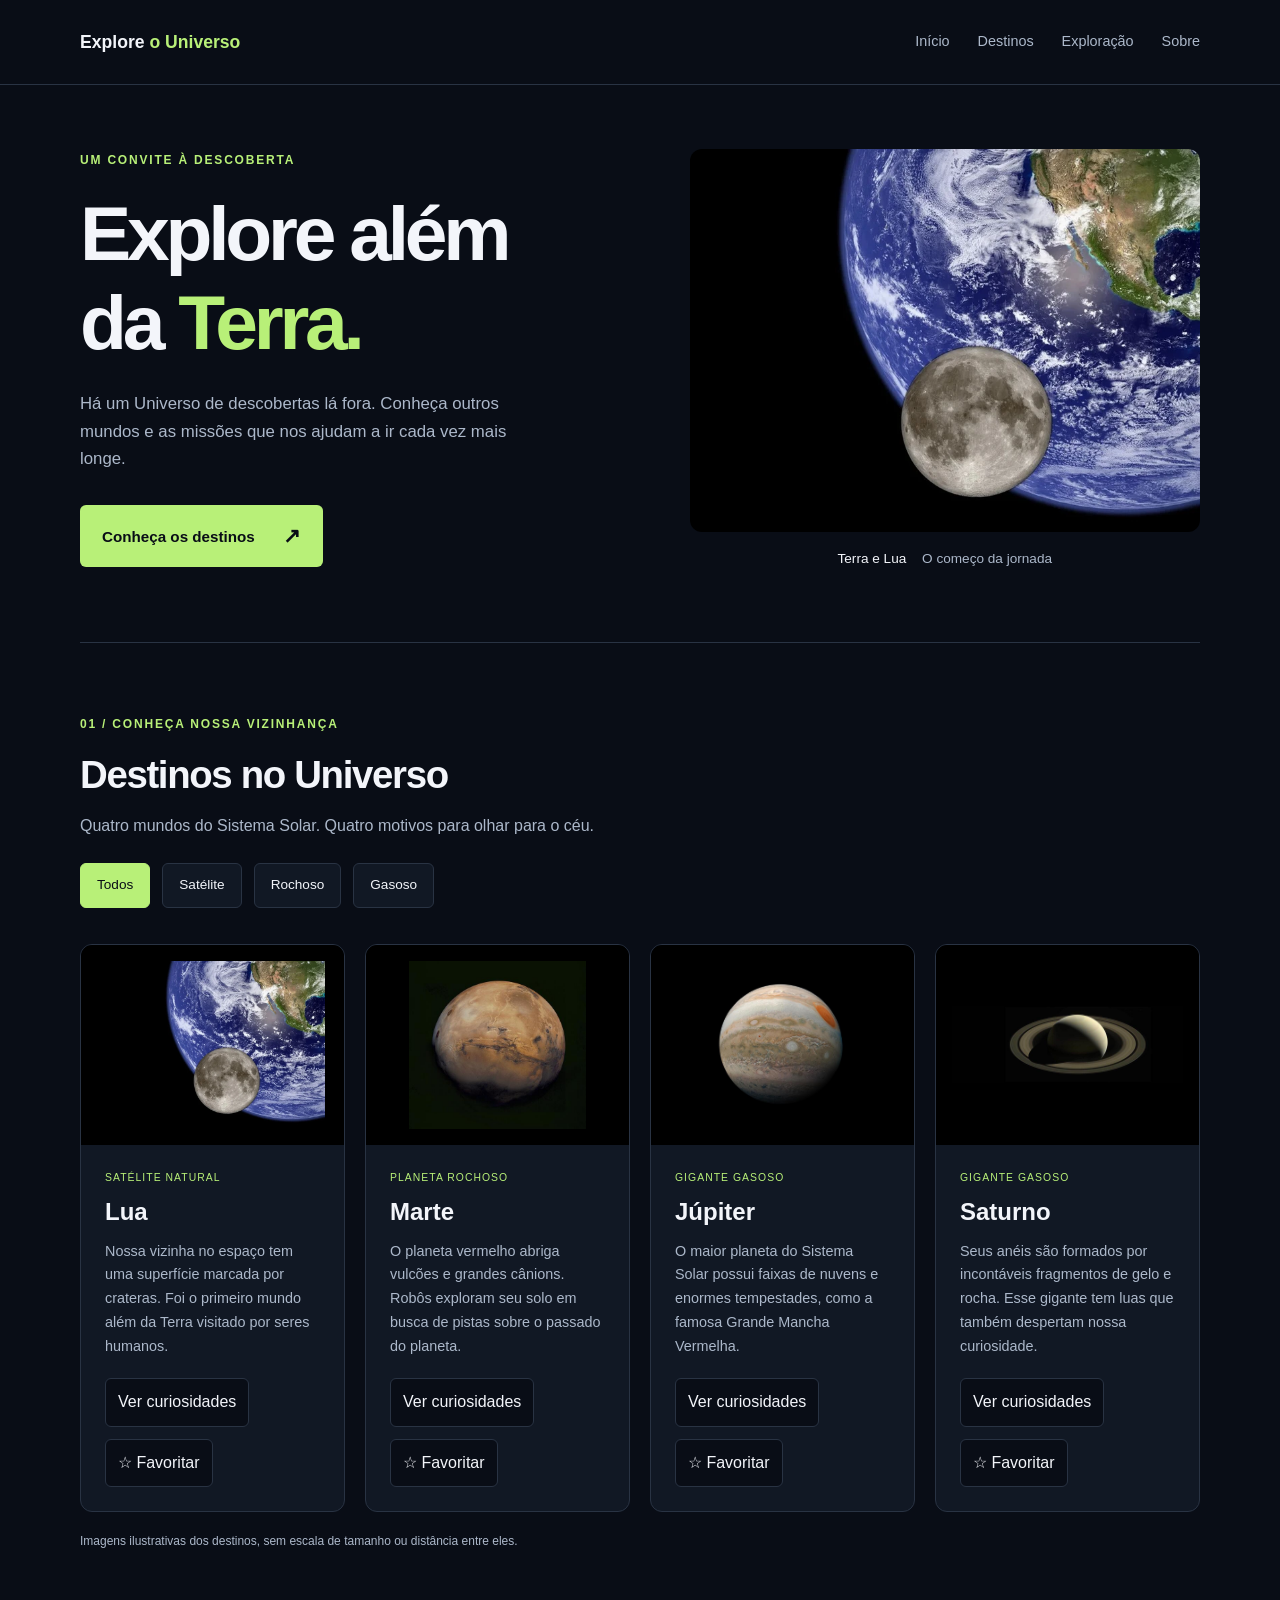
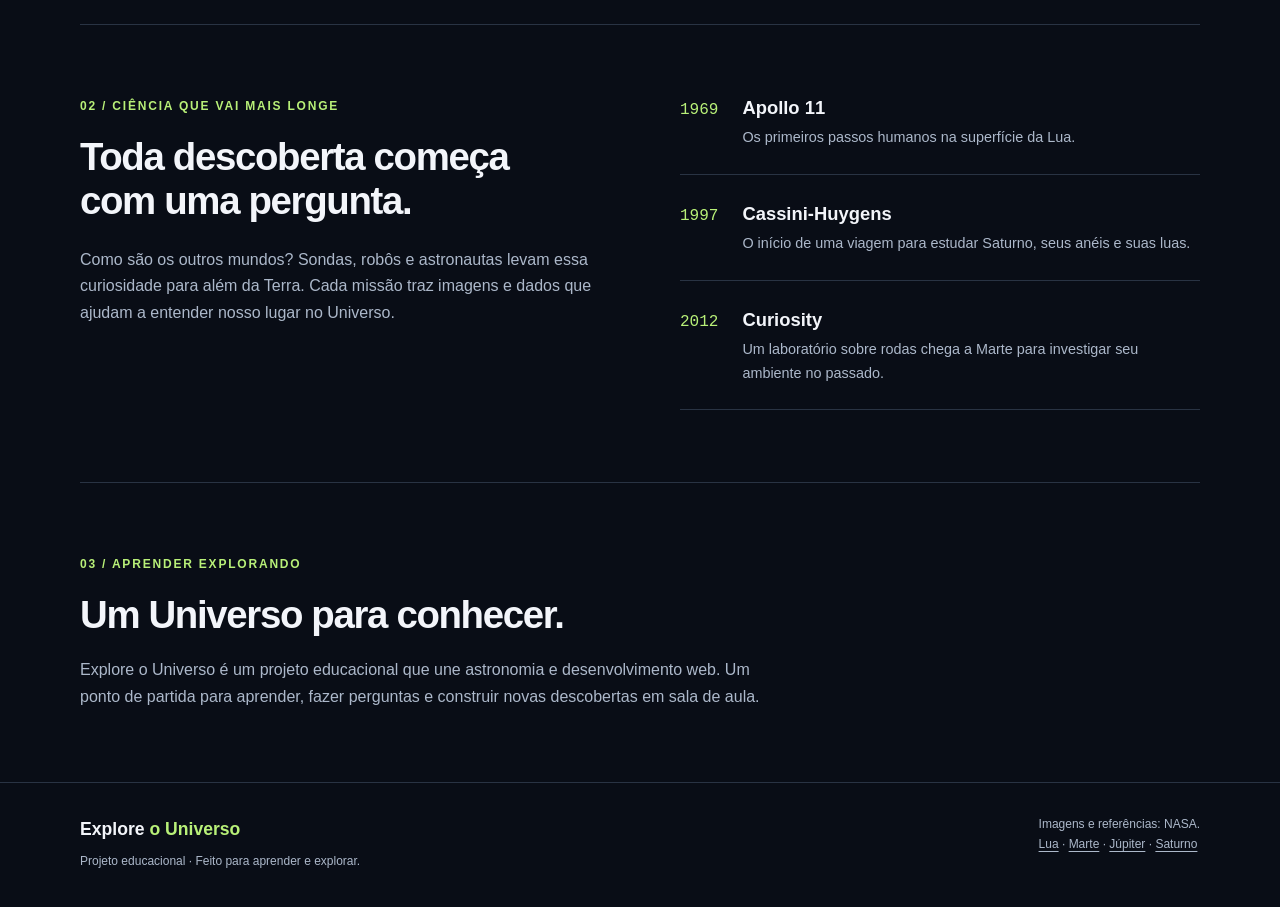
<file: versao03/index.html>
<!DOCTYPE html>
<html lang="pt-BR">

<head>
  <meta charset="UTF-8">
  <meta name="viewport" content="width=device-width, initial-scale=1.0">
  <meta name="description"
    content="Conheça a Lua, Marte, Júpiter e Saturno e descubra um pouco da história da exploração espacial.">
  <title>Explore o Universo</title>
  <link rel="stylesheet" href="css/estilos.css">
</head>

<body>
  <header class="cabecalho">
    <div class="container cabecalho-conteudo">
      <h1 class="marca"><a href="#inicio">Explore <span>o Universo</span></a></h1>

      <button type="button" class="botao-menu" aria-expanded="false" aria-controls="navegacao-principal">☰ Menu</button>

      <nav aria-label="Navegação principal" id="navegacao-principal" class="navegacao-principal">
        <ul class="menu">
          <li><a href="#inicio">Início</a></li>
          <li><a href="#destinos">Destinos</a></li>
          <li><a href="#exploracao">Exploração</a></li>
          <li><a href="#sobre">Sobre</a></li>
        </ul>
      </nav>
    </div>
  </header>

  <main>
    <section class="destaque container" id="inicio" aria-labelledby="titulo-destaque">
      <div class="destaque-texto">
        <p class="etiqueta">Um convite à descoberta</p>
        <h2 id="titulo-destaque">Explore além<br>da <span>Terra.</span></h2>
        <p class="introducao">Há um Universo de descobertas lá fora. Conheça outros mundos e as missões que nos ajudam a
          ir cada vez mais longe.</p>
        <a class="botao" href="#destinos">Conheça os destinos <span aria-hidden="true">↗</span></a>
      </div>
      <figure class="destaque-imagem">
        <img src="img/lua.webp" alt="Composição mostrando a Lua em primeiro plano e a Terra ao fundo." width="1000"
          height="750">
        <figcaption>Terra e Lua <span>O começo da jornada</span></figcaption>
      </figure>
    </section>

    <section class="destinos secao container" id="destinos" aria-labelledby="titulo-destinos">
      <p class="etiqueta">01 / Conheça nossa vizinhança</p>
      <h2 id="titulo-destinos">Destinos no Universo</h2>
      <p class="descricao-secao">Quatro mundos do Sistema Solar. Quatro motivos para olhar para o céu.</p>

      <!--DIV com o papel/finalidade de um grupo de botões-->
      <!--Usamos o aria-label para descrever/detalhar a finalidade de um grupo de botões-->
      <div class="filtros-destinos" role="group" aria-label="filtrar destinos por categoria">
        <button data-filtro="todos" type="button" class="filtro-ativo" aria-pressed="true">Todos</button>
        <button data-filtro="satélite" type="button" aria-pressed="false">Satélite</button>
        <button  data-filtro="rochoso" type="button" aria-pressed="false">Rochoso</button>
        <button  data-filtro="gasoso" type="button" aria-pressed="false">Gasoso</button>
      </div>
      
      <div class="grade-destinos">
        <article class="card-destino" data-categoria="satélite">
          <img src="img/lua.webp" alt="Lua com áreas claras e escuras, em uma composição com a Terra ao fundo."
            width="760" height="570">
          <div class="card-conteudo">
            <p class="categoria">Satélite natural</p>
            <h3>Lua</h3>
            <p class="descricao-card">Nossa vizinha no espaço tem uma superfície marcada por crateras. Foi o primeiro
              mundo além da Terra visitado por seres humanos.</p>

            <!--Atributos aria
            
            Recursos importantes para sinalizar/avisar ferramentas/tecnologias de acessibilidade sobre diferentes estados dos elementos da página -->

            <div class="acoes-card">

              <button type="button" class="botao-curiosidade" aria-expanded="false" aria-controls="curiosidade-lua">
                Ver curiosidades
              </button>

              <button type="button" class="botao-favorito" aria-pressed="false">
                ☆ Favoritar
              </button>

            </div>

            <p class="curiosidade" id="curiosidade-lua" hidden>
              A Lua leva aproximadamente 27 dias para dar uma volta ao redor da Terra.
            </p>

          </div>
        </article>

        <article class="card-destino" data-categoria="rochoso">
          <img src="img/marte.jpg" alt="Marte visto do espaço, com superfície em tons avermelhados." width="506"
            height="480">
          <div class="card-conteudo">
            <p class="categoria">Planeta rochoso</p>
            <h3>Marte</h3>
            <p class="descricao-card">O planeta vermelho abriga vulcões e grandes cânions. Robôs exploram seu solo em
              busca de pistas sobre o passado do planeta.</p>

            <div class="acoes-card">

              <button type="button" class="botao-curiosidade" aria-expanded="false" aria-controls="curiosidade-marte">
                Ver curiosidades
              </button>

              <button type="button" class="botao-favorito" aria-pressed="false">
                ☆ Favoritar
              </button>

            </div>

            <p class="curiosidade" id="curiosidade-marte" hidden>
              Um dia em Marte dura cerca de 24 horas e 40 minutos.
            </p>

          </div>
        </article>

        <article class="card-destino" data-categoria="gasoso">
          <img src="img/jupiter.jpg" alt="Júpiter com faixas de nuvens e uma grande tempestade oval." width="750"
            height="750">
          <div class="card-conteudo">
            <p class="categoria">Gigante gasoso</p>
            <h3>Júpiter</h3>
            <p class="descricao-card">O maior planeta do Sistema Solar possui faixas de nuvens e enormes tempestades,
              como a famosa Grande Mancha Vermelha.</p>

            <div class="acoes-card">

              <button type="button" class="botao-curiosidade" aria-expanded="false" aria-controls="curiosidade-jupiter">
                Ver curiosidades
              </button>

              <button type="button" class="botao-favorito" aria-pressed="false">
                ☆ Favoritar
              </button>

            </div>

            <p class="curiosidade" id="curiosidade-jupiter" hidden>
              Júpiter leva cerca de 12 anos terrestres para completar uma volta ao redor do Sol.
            </p>

          </div>
        </article>

        <article class="card-destino" data-categoria="gasoso">
          <img src="img/saturno.jpg" alt="Saturno envolvido por seus amplos anéis, contra o fundo escuro do espaço."
            width="960" height="320">
          <div class="card-conteudo">
            <p class="categoria">Gigante gasoso</p>
            <h3>Saturno</h3>
            <p class="descricao-card">Seus anéis são formados por incontáveis fragmentos de gelo e rocha. Esse gigante
              tem luas que também despertam nossa curiosidade.</p>

            <div class="acoes-card">

              <button type="button" class="botao-curiosidade" aria-expanded="false" aria-controls="curiosidade-saturno">
                Ver curiosidades
              </button>

              <button type="button" class="botao-favorito" aria-pressed="false">
                ☆ Favoritar
              </button>

            </div>

            <p class="curiosidade" id="curiosidade-saturno" hidden>
              Saturno leva aproximadamente 29 anos terrestres para completar uma volta ao redor do Sol.
            </p>

          </div>
        </article>
      </div>
      <p class="nota">Imagens ilustrativas dos destinos, sem escala de tamanho ou distância entre eles.</p>
    </section>

    <section class="exploracao secao container" id="exploracao" aria-labelledby="titulo-exploracao">
      <div>
        <p class="etiqueta">02 / Ciência que vai mais longe</p>
        <h2 id="titulo-exploracao">Toda descoberta começa com uma pergunta.</h2>
        <p>Como são os outros mundos? Sondas, robôs e astronautas levam essa curiosidade para além da Terra. Cada missão
          traz imagens e dados que ajudam a entender nosso lugar no Universo.</p>
      </div>
      <ol class="missoes" aria-label="Marcos da exploração espacial">
        <li><span class="ano">1969</span>
          <div>
            <h3>Apollo 11</h3>
            <p>Os primeiros passos humanos na superfície da Lua.</p>
          </div>
        </li>
        <li><span class="ano">1997</span>
          <div>
            <h3>Cassini-Huygens</h3>
            <p>O início de uma viagem para estudar Saturno, seus anéis e suas luas.</p>
          </div>
        </li>
        <li><span class="ano">2012</span>
          <div>
            <h3>Curiosity</h3>
            <p>Um laboratório sobre rodas chega a Marte para investigar seu ambiente no passado.</p>
          </div>
        </li>
      </ol>
    </section>

    <section class="sobre secao container" id="sobre" aria-labelledby="titulo-sobre">
      <p class="etiqueta">03 / Aprender explorando</p>
      <h2 id="titulo-sobre">Um Universo para conhecer.</h2>
      <p>Explore o Universo é um projeto educacional que une astronomia e desenvolvimento web. Um ponto de partida para
        aprender, fazer perguntas e construir novas descobertas em sala de aula.</p>
    </section>
  </main>

  <footer class="rodape">
    <div class="container rodape-conteudo">
      <div>
        <p class="marca">Explore <span>o Universo</span></p>
        <p class="texto-rodape">Projeto educacional · Feito para aprender e explorar.</p>
      </div>
      <p class="creditos">Imagens e referências: NASA.<br>
        <a href="https://science.nasa.gov/moon/">Lua</a> ·
        <a href="https://science.nasa.gov/mars/">Marte</a> ·
        <a href="https://science.nasa.gov/jupiter/">Júpiter</a> ·
        <a href="https://science.nasa.gov/saturn/">Saturno</a>
      </p>
    </div>
  </footer>

  <script src="js/script.js"></script>

</body>

</html>
</file>
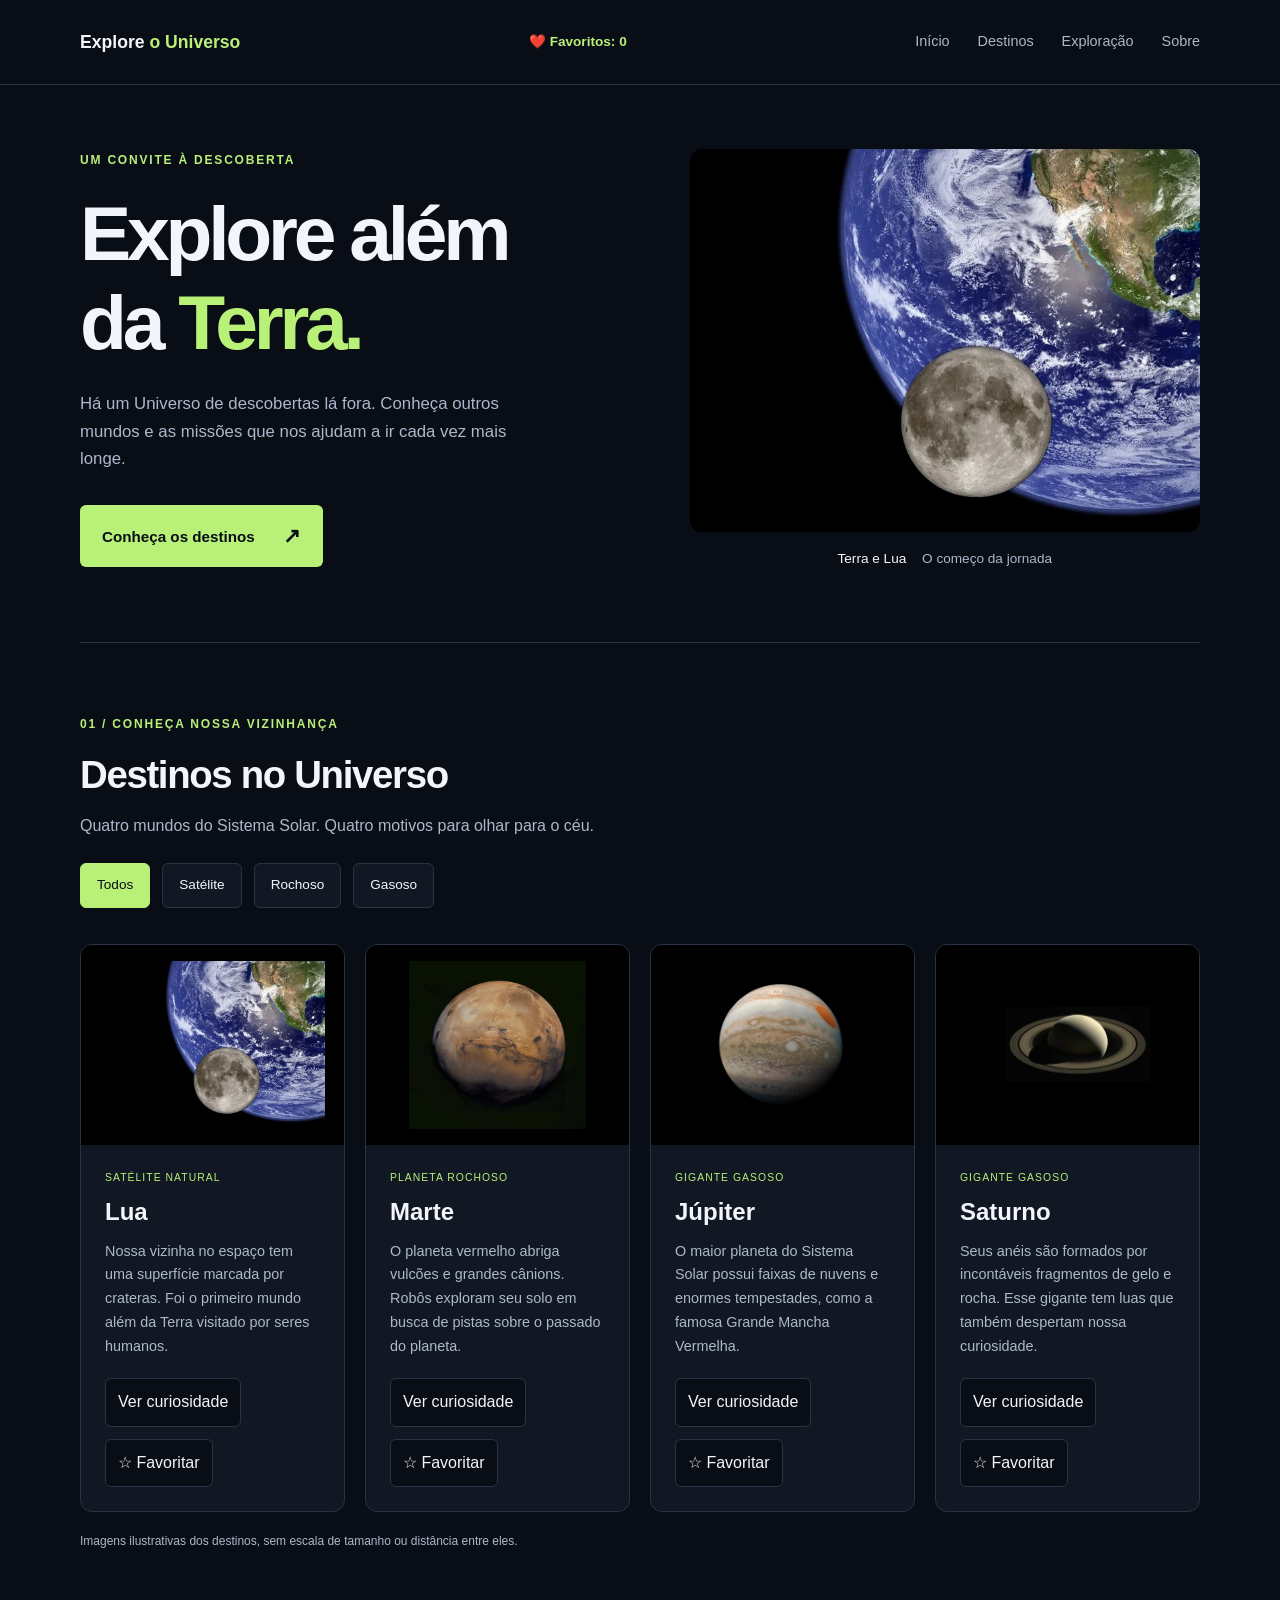
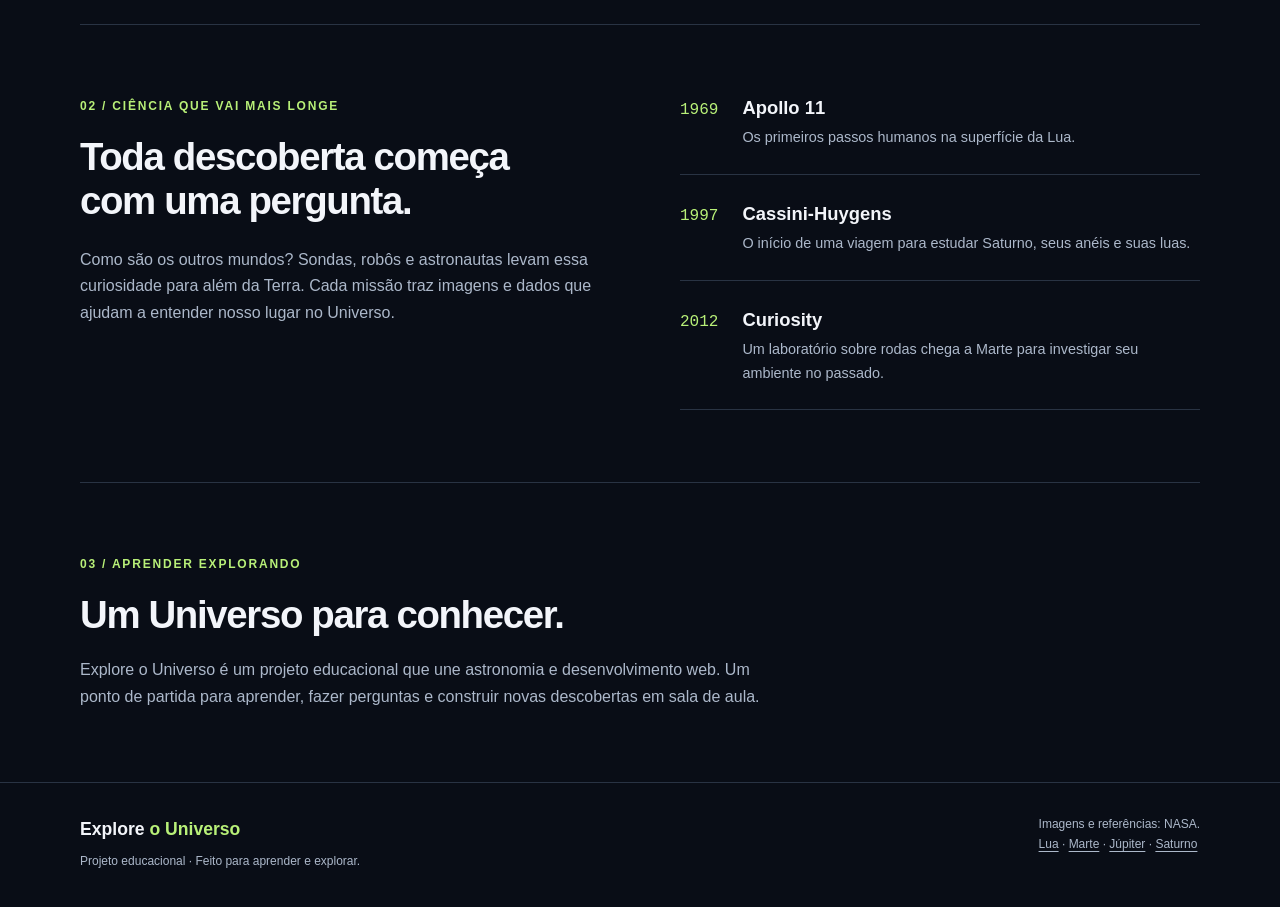
<file: versao04/index.html>
<!DOCTYPE html>
<html lang="pt-BR">
 
<head>
  <meta charset="UTF-8">
  <meta name="viewport" content="width=device-width, initial-scale=1.0">
  <meta name="description"
    content="Conheça a Lua, Marte, Júpiter e Saturno e descubra um pouco da história da exploração espacial.">
  <title>Explore o Universo</title>
  <link rel="stylesheet" href="css/estilos.css">
</head>
 
<body>
  <header class="cabecalho">
    <div class="container cabecalho-conteudo">
      <h1 class="marca"><a href="#inicio">Explore <span>o Universo</span></a></h1>
 
      <p class="contador-favoritos">
        ❤️ Favoritos: <span id="quantidade-favoritos"> 0 </span>
      </p>
 
      <button type="button" class="botao-menu" aria-expanded="false" aria-controls="navegaçao-principal">☰ Menu</button>
 
      <nav aria-label="Navegação principal" id="navegacao-principal" class="navegacao-principal">
        <ul class="menu">
          <li><a href="#inicio">Início</a></li>
          <li><a href="#destinos">Destinos</a></li>
          <li><a href="#exploracao">Exploração</a></li>
          <li><a href="#sobre">Sobre</a></li>
        </ul>
      </nav>
    </div>
  </header>
 
  <main>
    <section class="destaque container" id="inicio" aria-labelledby="titulo-destaque">
      <div class="destaque-texto">
        <p class="etiqueta">Um convite à descoberta</p>
        <h2 id="titulo-destaque">Explore além<br>da <span>Terra.</span></h2>
        <p class="introducao">Há um Universo de descobertas lá fora. Conheça outros mundos e as missões que nos ajudam a
          ir cada vez mais longe.</p>
        <a class="botao" href="#destinos">Conheça os destinos <span aria-hidden="true">↗</span></a>
      </div>
      <figure class="destaque-imagem">
        <img src="img/lua.webp" alt="Composição mostrando a Lua em primeiro plano e a Terra ao fundo." width="1000"
          height="750">
        <figcaption>Terra e Lua <span>O começo da jornada</span></figcaption>
      </figure>
    </section>
 
    <section class="destinos secao container" id="destinos" aria-labelledby="titulo-destinos">
      <p class="etiqueta">01 / Conheça nossa vizinhança</p>
      <h2 id="titulo-destinos">Destinos no Universo</h2>
      <p class="descricao-secao">Quatro mundos do Sistema Solar. Quatro motivos para olhar para o céu.</p>
 
      <!-- DIV com o papel/finalidade de um grupo de botões -->
       <!-- Usamos o arial-label para descrever/detalhar a finalidade desse grupo de botões -->
        <!--  -->
 
      <div class="filtros-destinos" role="group" aria-label="Filtrar destinos por categoria">
 
        <button data-filtro="Todos" type="button" class="filtro-ativo" aria-pressed="true">Todos</button>
 
        <button data-filtro="satelite" type="button" aria-pressed="false">Satélite</button>
 
        <button data-filtro="rochoso" type="button" aria-pressed="false">Rochoso</button>
 
        <button data-filtro="gasoso" type="button" aria-pressed="false">Gasoso</button>
 
      </div>
 
      <div class="grade-destinos">
        <article class="card-destino" data-categoria="satelite">
          <img src="img/lua.webp" alt="Lua com áreas claras e escuras, em uma composição com a Terra ao fundo."
            width="760" height="570">
          <div class="card-conteudo">
            <p class="categoria">Satélite natural</p>
            <h3>Lua</h3>
            <p class="descricao-card">Nossa vizinha no espaço tem uma superfície marcada por crateras. Foi o primeiro
              mundo além da Terra visitado por seres humanos.</p>
 
            <!-- Atributos aria-*
            Recursos importantes para sinalizar/avisar ferramentas/tecnologias de acessibilidade sobre diferentes estados dos elementos da página. -->
 
 
            <div class="acoes-card">
 
              <button type="button" class="botao-curiosidade" aria-expanded="false" aria-controls="curiosidade-lua">
                Ver curiosidade
              </button>
 
              <button type="button" class="botao-favorito" aria-pressed="false">
                ☆ Favoritar
              </button>
            </div>
 
            <p class="curiosidade" id="curiosidade-lua" hidden>A Lua leva aproximadamente 27 dias para dar uma volta ao redor
              da Terra.
            </p>
 
          </div>
        </article>
 
        <article class="card-destino" data-categoria="rochoso">
          <img src="img/marte.jpg" alt="Marte visto do espaço, com superfície em tons avermelhados." width="506"
            height="480">
          <div class="card-conteudo">
            <p class="categoria">Planeta rochoso</p>
            <h3>Marte</h3>
            <p class="descricao-card">O planeta vermelho abriga vulcões e grandes cânions. Robôs exploram seu solo em
              busca de pistas sobre o passado do planeta.</p>
 
            <div class="acoes-card">
 
              <button type="button" class="botao-curiosidade" aria-expanded="false" aria-controls="curiosidade-marte">
                Ver curiosidade
              </button>
 
              <button type="button" class="botao-favorito" aria-pressed="false">
                ☆ Favoritar
              </button>
            </div>
 
            <p class="curiosidade" id="curiosidade-marte" hidden>Um dia em Marte dura cerca de 24 horas e 40 minutos.
            </p>
 
          </div>
        </article>
 
        <article class="card-destino" data-categoria="gasoso">
          <img src="img/jupiter.jpg" alt="Júpiter com faixas de nuvens e uma grande tempestade oval." width="750"
            height="750">
          <div class="card-conteudo">
            <p class="categoria">Gigante gasoso</p>
            <h3>Júpiter</h3>
            <p class="descricao-card">O maior planeta do Sistema Solar possui faixas de nuvens e enormes tempestades,
              como a famosa Grande Mancha Vermelha.</p>
 
            <div class="acoes-card">
 
              <button type="button" class="botao-curiosidade" aria-expanded="false" aria-controls="curiosidade-jupiter">
                Ver curiosidade
              </button>
 
              <button type="button" class="botao-favorito" aria-pressed="false">
                ☆ Favoritar
              </button>
            </div>
 
            <p class="curiosidade" id="curiosidade-jupiter" hidden>Júpiter leva cerca de 12 anos terrestres para completar uma volta ao redor do
              Sol.
            </p>
 
          </div>
        </article>
 
        <article class="card-destino" data-categoria="gasoso">
          <img src="img/saturno.jpg" alt="Saturno envolvido por seus amplos anéis, contra o fundo escuro do espaço."
            width="960" height="320">
          <div class="card-conteudo">
            <p class="categoria">Gigante gasoso</p>
            <h3>Saturno</h3>
            <p class="descricao-card">Seus anéis são formados por incontáveis fragmentos de gelo e rocha. Esse gigante
              tem luas que também despertam nossa curiosidade.</p>
 
            <div class="acoes-card">
 
              <button type="button" class="botao-curiosidade" aria-expanded="false" aria-controls="curiosidade-jupiter">
                Ver curiosidade
              </button>
 
              <button type="button" class="botao-favorito" aria-pressed="false">
                ☆ Favoritar
              </button>
            </div>
 
            <p class="curiosidade" id="curiosidade-saturno" hidden>Saturno leva aproximadamente 29 anos terrestres para completar uma volta ao
              redor do Sol.
            </p>
 
          </div>
        </article>
      </div>
      <p class="nota">Imagens ilustrativas dos destinos, sem escala de tamanho ou distância entre eles.</p>
    </section>
 
    <section class="exploracao secao container" id="exploracao" aria-labelledby="titulo-exploracao">
      <div>
        <p class="etiqueta">02 / Ciência que vai mais longe</p>
        <h2 id="titulo-exploracao">Toda descoberta começa com uma pergunta.</h2>
        <p>Como são os outros mundos? Sondas, robôs e astronautas levam essa curiosidade para além da Terra. Cada missão
          traz imagens e dados que ajudam a entender nosso lugar no Universo.</p>
      </div>
      <ol class="missoes" aria-label="Marcos da exploração espacial">
        <li><span class="ano">1969</span>
          <div>
            <h3>Apollo 11</h3>
            <p>Os primeiros passos humanos na superfície da Lua.</p>
          </div>
        </li>
        <li><span class="ano">1997</span>
          <div>
            <h3>Cassini-Huygens</h3>
            <p>O início de uma viagem para estudar Saturno, seus anéis e suas luas.</p>
          </div>
        </li>
        <li><span class="ano">2012</span>
          <div>
            <h3>Curiosity</h3>
            <p>Um laboratório sobre rodas chega a Marte para investigar seu ambiente no passado.</p>
          </div>
        </li>
      </ol>
    </section>
 
    <section class="sobre secao container" id="sobre" aria-labelledby="titulo-sobre">
      <p class="etiqueta">03 / Aprender explorando</p>
      <h2 id="titulo-sobre">Um Universo para conhecer.</h2>
      <p>Explore o Universo é um projeto educacional que une astronomia e desenvolvimento web. Um ponto de partida para
        aprender, fazer perguntas e construir novas descobertas em sala de aula.</p>
    </section>
  </main>
 
  <footer class="rodape">
    <div class="container rodape-conteudo">
      <div>
        <p class="marca">Explore <span>o Universo</span></p>
        <p class="texto-rodape">Projeto educacional · Feito para aprender e explorar.</p>
      </div>
      <p class="creditos">Imagens e referências: NASA.<br>
        <a href="https://science.nasa.gov/moon/">Lua</a> ·
        <a href="https://science.nasa.gov/mars/">Marte</a> ·
        <a href="https://science.nasa.gov/jupiter/">Júpiter</a> ·
        <a href="https://science.nasa.gov/saturn/">Saturno</a>
      </p>
    </div>
  </footer>
 
  <script src="js/script.js"></script>
 
 
</body>
 
</html>
</file>
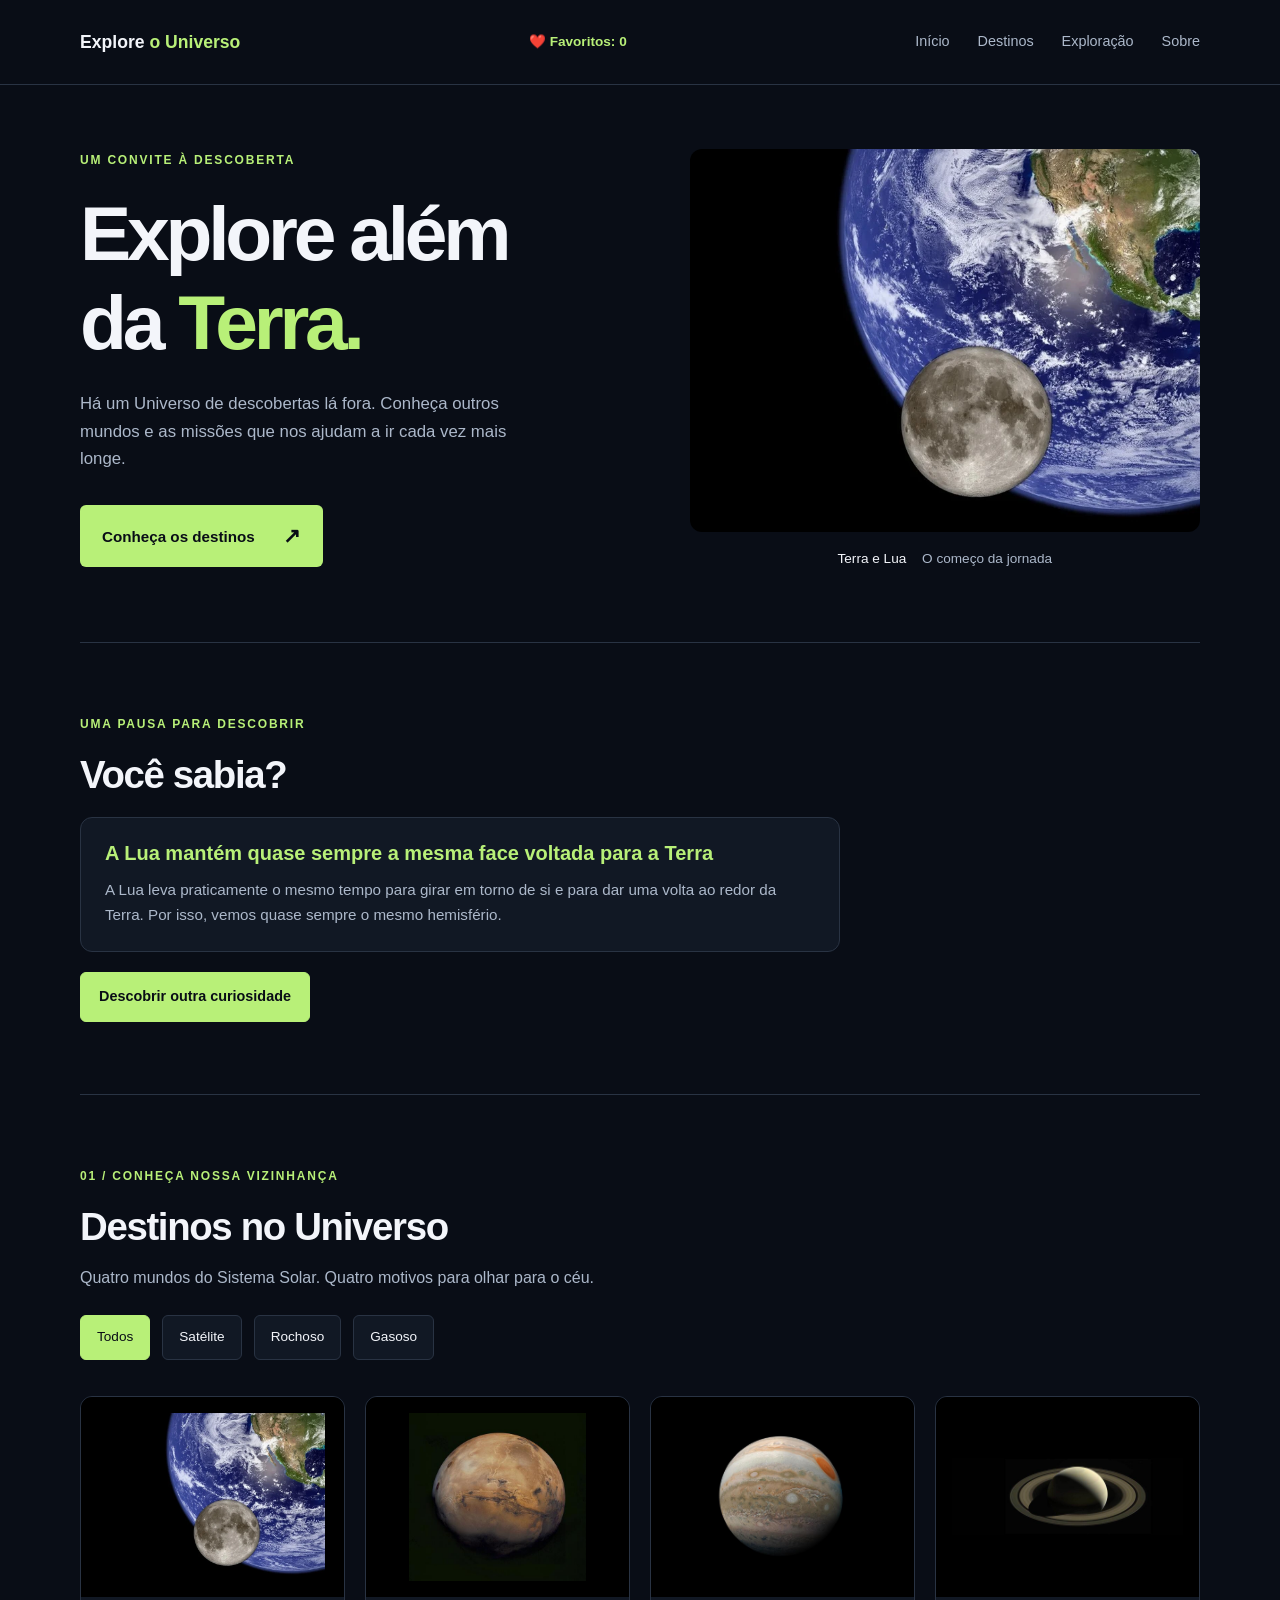
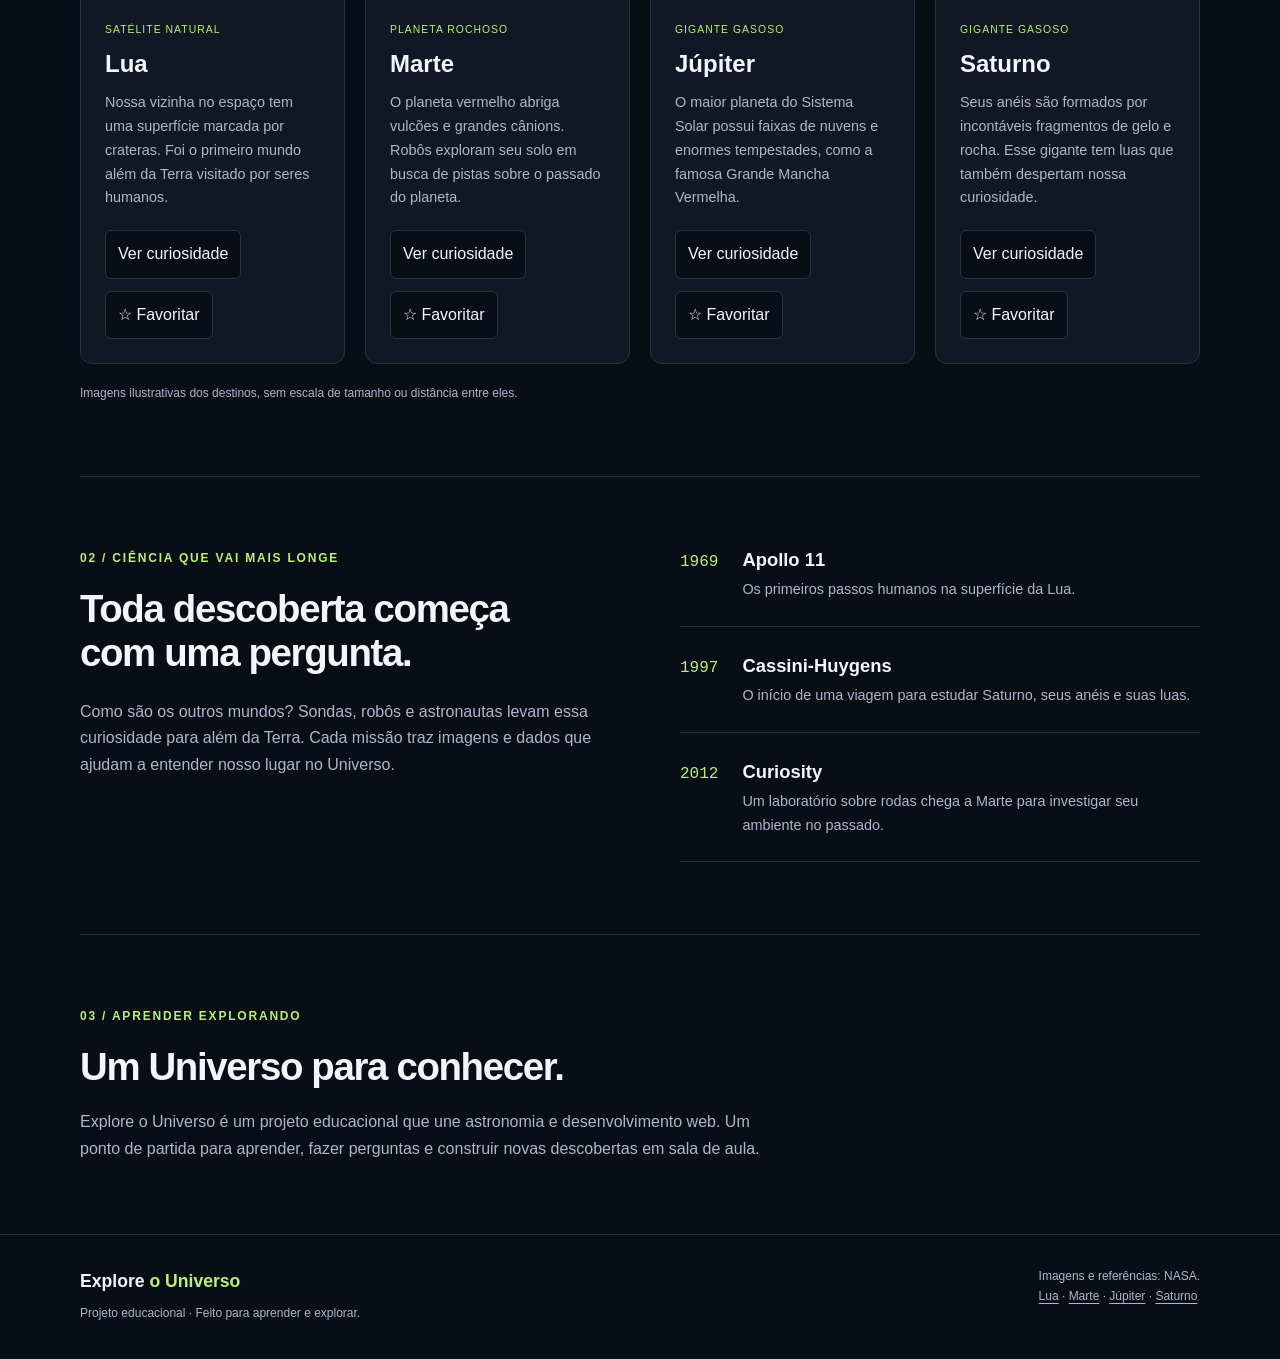
<file: versao05/index.html>
<!DOCTYPE html>
<html lang="pt-BR">
 
<head>
  <meta charset="UTF-8">
  <meta name="viewport" content="width=device-width, initial-scale=1.0">
  <meta name="description"
    content="Conheça a Lua, Marte, Júpiter e Saturno e descubra um pouco da história da exploração espacial.">
  <title>Explore o Universo</title>
  <link rel="stylesheet" href="css/estilos.css">
</head>
 
<body>
  <header class="cabecalho">
    <div class="container cabecalho-conteudo">
      <h1 class="marca"><a href="#inicio">Explore <span>o Universo</span></a></h1>
 
      <p class="contador-favoritos">
        ❤️ Favoritos: <span id="quantidade-favoritos"> 0 </span>
      </p>
 
      <button type="button" class="botao-menu" aria-expanded="false" aria-controls="navegaçao-principal">☰ Menu</button>
 
      <nav aria-label="Navegação principal" id="navegacao-principal" class="navegacao-principal">
        <ul class="menu">
          <li><a href="#inicio">Início</a></li>
          <li><a href="#destinos">Destinos</a></li>
          <li><a href="#exploracao">Exploração</a></li>
          <li><a href="#sobre">Sobre</a></li>
        </ul>
      </nav>
    </div>
  </header>
 
  <main>
    <section class="destaque container" id="inicio" aria-labelledby="titulo-destaque">
      <div class="destaque-texto">
        <p class="etiqueta">Um convite à descoberta</p>
        <h2 id="titulo-destaque">Explore além<br>da <span>Terra.</span></h2>
        <p class="introducao">Há um Universo de descobertas lá fora. Conheça outros mundos e as missões que nos ajudam a
          ir cada vez mais longe.</p>
        <a class="botao" href="#destinos">Conheça os destinos <span aria-hidden="true">↗</span></a>
      </div>
      <figure class="destaque-imagem">
        <img src="img/lua.webp" alt="Composição mostrando a Lua em primeiro plano e a Terra ao fundo." width="1000"
          height="750">
        <figcaption>Terra e Lua <span>O começo da jornada</span></figcaption>
      </figure>
    </section>
 
    <section class="curiosidade-universo secao container" aria-labelledby="titulo-secao-curiosidade">
 
      <p class="etiqueta">Uma pausa para descobrir</p>
 
      <h2 id="titulo-secao-curiosidade">Você sabia?</h2>
 
      <div class="painel-curiosidade">
 
        <h3 id="titulo-curiosidade-aleatoria"></h3>
 
        <p id="explicacao-curiosidade-aleatoria"></p>
 
      </div>
 
      <button type="button" class="botao-curiosidade-aleatoria">Descobrir outra curiosidade</button>
 
    </section>
 
    <section class="destinos secao container" id="destinos" aria-labelledby="titulo-destinos">
      <p class="etiqueta">01 / Conheça nossa vizinhança</p>
      <h2 id="titulo-destinos">Destinos no Universo</h2>
      <p class="descricao-secao">Quatro mundos do Sistema Solar. Quatro motivos para olhar para o céu.</p>
 
      <!-- DIV com o papel/finalidade de um grupo de botões -->
       <!-- Usamos o arial-label para descrever/detalhar a finalidade desse grupo de botões -->
        <!--  -->
 
      <div class="filtros-destinos" role="group" aria-label="Filtrar destinos por categoria">
 
        <button data-filtro="Todos" type="button" class="filtro-ativo" aria-pressed="true">Todos</button>
 
        <button data-filtro="satelite" type="button" aria-pressed="false">Satélite</button>
 
        <button data-filtro="rochoso" type="button" aria-pressed="false">Rochoso</button>
 
        <button data-filtro="gasoso" type="button" aria-pressed="false">Gasoso</button>
 
      </div>
 
      <div class="grade-destinos">
        <article class="card-destino" data-categoria="satelite">
          <img src="img/lua.webp" alt="Lua com áreas claras e escuras, em uma composição com a Terra ao fundo."
            width="760" height="570">
          <div class="card-conteudo">
            <p class="categoria">Satélite natural</p>
            <h3>Lua</h3>
            <p class="descricao-card">Nossa vizinha no espaço tem uma superfície marcada por crateras. Foi o primeiro
              mundo além da Terra visitado por seres humanos.</p>
 
            <!-- Atributos aria-*
            Recursos importantes para sinalizar/avisar ferramentas/tecnologias de acessibilidade sobre diferentes estados dos elementos da página. -->
 
 
            <div class="acoes-card">
 
              <button type="button" class="botao-curiosidade" aria-expanded="false" aria-controls="curiosidade-lua">
                Ver curiosidade
              </button>
 
              <button type="button" class="botao-favorito" aria-pressed="false">
                ☆ Favoritar
              </button>
            </div>
 
            <p class="curiosidade" id="curiosidade-lua" hidden>A Lua leva aproximadamente 27 dias para dar uma volta ao redor
              da Terra.
            </p>
 
          </div>
        </article>
 
        <article class="card-destino" data-categoria="rochoso">
          <img src="img/marte.jpg" alt="Marte visto do espaço, com superfície em tons avermelhados." width="506"
            height="480">
          <div class="card-conteudo">
            <p class="categoria">Planeta rochoso</p>
            <h3>Marte</h3>
            <p class="descricao-card">O planeta vermelho abriga vulcões e grandes cânions. Robôs exploram seu solo em
              busca de pistas sobre o passado do planeta.</p>
 
            <div class="acoes-card">
 
              <button type="button" class="botao-curiosidade" aria-expanded="false" aria-controls="curiosidade-marte">
                Ver curiosidade
              </button>
 
              <button type="button" class="botao-favorito" aria-pressed="false">
                ☆ Favoritar
              </button>
            </div>
 
            <p class="curiosidade" id="curiosidade-marte" hidden>Um dia em Marte dura cerca de 24 horas e 40 minutos.
            </p>
 
          </div>
        </article>
 
        <article class="card-destino" data-categoria="gasoso">
          <img src="img/jupiter.jpg" alt="Júpiter com faixas de nuvens e uma grande tempestade oval." width="750"
            height="750">
          <div class="card-conteudo">
            <p class="categoria">Gigante gasoso</p>
            <h3>Júpiter</h3>
            <p class="descricao-card">O maior planeta do Sistema Solar possui faixas de nuvens e enormes tempestades,
              como a famosa Grande Mancha Vermelha.</p>
 
            <div class="acoes-card">
 
              <button type="button" class="botao-curiosidade" aria-expanded="false" aria-controls="curiosidade-jupiter">
                Ver curiosidade
              </button>
 
              <button type="button" class="botao-favorito" aria-pressed="false">
                ☆ Favoritar
              </button>
            </div>
 
            <p class="curiosidade" id="curiosidade-jupiter" hidden>Júpiter leva cerca de 12 anos terrestres para completar uma volta ao redor do
              Sol.
            </p>
 
          </div>
        </article>
 
        <article class="card-destino" data-categoria="gasoso">
          <img src="img/saturno.jpg" alt="Saturno envolvido por seus amplos anéis, contra o fundo escuro do espaço."
            width="960" height="320">
          <div class="card-conteudo">
            <p class="categoria">Gigante gasoso</p>
            <h3>Saturno</h3>
            <p class="descricao-card">Seus anéis são formados por incontáveis fragmentos de gelo e rocha. Esse gigante
              tem luas que também despertam nossa curiosidade.</p>
 
            <div class="acoes-card">
 
              <button type="button" class="botao-curiosidade" aria-expanded="false" aria-controls="curiosidade-jupiter">
                Ver curiosidade
              </button>
 
              <button type="button" class="botao-favorito" aria-pressed="false">
                ☆ Favoritar
              </button>
            </div>
 
            <p class="curiosidade" id="curiosidade-saturno" hidden>Saturno leva aproximadamente 29 anos terrestres para completar uma volta ao
              redor do Sol.
            </p>
 
          </div>
        </article>
      </div>
      <p class="nota">Imagens ilustrativas dos destinos, sem escala de tamanho ou distância entre eles.</p>
    </section>
 
    <section class="exploracao secao container" id="exploracao" aria-labelledby="titulo-exploracao">
      <div>
        <p class="etiqueta">02 / Ciência que vai mais longe</p>
        <h2 id="titulo-exploracao">Toda descoberta começa com uma pergunta.</h2>
        <p>Como são os outros mundos? Sondas, robôs e astronautas levam essa curiosidade para além da Terra. Cada missão
          traz imagens e dados que ajudam a entender nosso lugar no Universo.</p>
      </div>
      <ol class="missoes" aria-label="Marcos da exploração espacial">
        <li><span class="ano">1969</span>
          <div>
            <h3>Apollo 11</h3>
            <p>Os primeiros passos humanos na superfície da Lua.</p>
          </div>
        </li>
        <li><span class="ano">1997</span>
          <div>
            <h3>Cassini-Huygens</h3>
            <p>O início de uma viagem para estudar Saturno, seus anéis e suas luas.</p>
          </div>
        </li>
        <li><span class="ano">2012</span>
          <div>
            <h3>Curiosity</h3>
            <p>Um laboratório sobre rodas chega a Marte para investigar seu ambiente no passado.</p>
          </div>
        </li>
      </ol>
    </section>
 
    <section class="sobre secao container" id="sobre" aria-labelledby="titulo-sobre">
      <p class="etiqueta">03 / Aprender explorando</p>
      <h2 id="titulo-sobre">Um Universo para conhecer.</h2>
      <p>Explore o Universo é um projeto educacional que une astronomia e desenvolvimento web. Um ponto de partida para
        aprender, fazer perguntas e construir novas descobertas em sala de aula.</p>
    </section>
  </main>
 
  <footer class="rodape">
    <div class="container rodape-conteudo">
      <div>
        <p class="marca">Explore <span>o Universo</span></p>
        <p class="texto-rodape">Projeto educacional · Feito para aprender e explorar.</p>
      </div>
      <p class="creditos">Imagens e referências: NASA.<br>
        <a href="https://science.nasa.gov/moon/">Lua</a> ·
        <a href="https://science.nasa.gov/mars/">Marte</a> ·
        <a href="https://science.nasa.gov/jupiter/">Júpiter</a> ·
        <a href="https://science.nasa.gov/saturn/">Saturno</a>
      </p>
    </div>
  </footer>
 
  <script src="js/script.js"></script>
 
 
</body>
 
</html>
</file>
<file: atividade-javascript-final/css/estilos.css>
﻿* {
    box-sizing: border-box;
}

:root {
    color-scheme: light;
    font-family: Arial, sans-serif;
    color: #203047;
    background-color: #f3f6fb;
    font-synthesis: none;
    text-rendering: optimizeLegibility;
}

body {
    min-width: 320px;
    margin: 0;
}

button,
a {
    font: inherit;
}

a {
    color: inherit;
}

button:focus-visible,
a:focus-visible {
    outline: 3px solid #f5b942;
    outline-offset: 3px;
}

.cabecalho {
    color: #ffffff;
    background: linear-gradient(130deg, #173b66, #245b78);
}

.cabecalho-conteudo {
    width: min(100% - 32px, 540px);
    margin: 0 auto;
    padding: 12px 0;
}

.cabecalho-apresentacao {
    max-width: 700px;
}

.cabecalho-etiqueta,
.secao-etiqueta {
    margin: 0 0 8px;
    font-size: 0.78rem;
    font-weight: 700;
    letter-spacing: 0.1em;
    text-transform: uppercase;
}

.cabecalho-etiqueta {
    color: #c7e8f3;
}

.cabecalho h1 {
    margin: 0;
    font-size: 1.5rem;
    line-height: 1.12;
}

.cabecalho-descricao {
    max-width: 550px;
    margin: 7px 0 0;
    color: #e4f1f5;
    font-size: 0.7rem;
    line-height: 1.4;
}

.navegacao {
    display: flex;
    margin-top: 8px;
}

.menu-navegacao {
    display: flex;
    flex-wrap: wrap;
    align-items: center;
    gap: 6px;
}

.menu-navegacao a {
    border-radius: 7px;
    padding: 9px 12px;
    color: #ffffff;
    text-decoration: none;
}

.menu-navegacao a:hover {
    background-color: rgb(255 255 255 / 14%);
}

.conteudo {
    width: min(100% - 32px, 540px);
    margin: 18px auto 40px;
}

.resumo,
.motivacao {
    display: flex;
    flex-direction: column;
    align-items: flex-start;
    gap: 16px;
    border-radius: 14px;
    padding: 21px;
}

.resumo {
    border: 1px solid #dce6ef;
    background-color: #ffffff;
}

.secao-etiqueta {
    color: #356477;
}

.resumo h2,
.secao-tarefas h2,
.motivacao h2 {
    margin: 0;
    color: #203047;
    font-size: 1.45rem;
}

.resumo-orientacao {
    margin: 8px 0 0;
    color: #52647a;
    line-height: 1.5;
}

.contador {
    margin: 0;
    border-radius: 999px;
    padding: 12px 17px;
    color: #173b66;
    background-color: #e8f2f7;
    font-weight: 700;
}

.secao-tarefas {
    margin-top: 38px;
}

.secao-cabecalho {
    display: flex;
    flex-direction: column;
    align-items: flex-start;
    gap: 8px;
    margin-bottom: 18px;
}

.secao-dica {
    margin: 0 0 2px;
    color: #52647a;
    line-height: 1.5;
}

.lista-tarefas {
    display: flex;
    flex-direction: column;
    gap: 18px;
}

.tarefa {
    display: flex;
    min-height: 230px;
    flex-direction: column;
    align-items: flex-start;
    border: 1px solid #dce6ef;
    border-left: 6px solid #718096;
    border-radius: 12px;
    padding: 20px;
    background-color: #ffffff;
    box-shadow: 0 4px 14px rgb(32 48 71 / 5%);
}

.tarefa-pendente {
    border-left-color: #b45309;
}

.tarefa-andamento {
    border-left-color: #1d4ed8;
}

.tarefa-concluida {
    border-left-color: #15803d;
}

.tarefa-cabecalho {
    display: flex;
    width: 100%;
    align-items: center;
    justify-content: space-between;
    gap: 12px;
}

.tarefa-numero {
    color: #52647a;
    font-size: 0.8rem;
    font-weight: 700;
    letter-spacing: 0.06em;
    text-transform: uppercase;
}

.indicador-estado {
    border-radius: 999px;
    padding: 5px 10px;
    font-size: 0.8rem;
    font-weight: 700;
}

.estado-pendente {
    color: #7c2d12;
    background-color: #ffedd5;
}

.estado-andamento {
    color: #1e3a8a;
    background-color: #dbeafe;
}

.estado-concluida {
    color: #14532d;
    background-color: #dcfce7;
}

.tarefa h3 {
    margin: 19px 0 7px;
    color: #203047;
    font-size: 1.15rem;
    line-height: 1.35;
}

.tarefa p {
    margin: 0 0 18px;
    color: #52647a;
    line-height: 1.55;
}

.botao-avancar,
.botao-motivacao {
    border: 0;
    border-radius: 8px;
    padding: 10px 14px;
    color: #ffffff;
    background-color: #245b78;
    font-weight: 700;
    cursor: pointer;
    transition: background-color 150ms ease, transform 150ms ease;
}

.botao-avancar {
    margin-top: auto;
}

.botao-avancar:hover,
.botao-motivacao:hover {
    background-color: #173b66;
    transform: translateY(-1px);
}

.motivacao {
    margin-top: 30px;
    background-color: #e8f2f7;
}

.motivacao .secao-etiqueta {
    color: #245b78;
}

.mensagem-motivacional {
    margin: 10px 0 0;
    color: #364a60;
    font-size: 1.05rem;
    line-height: 1.55;
}

.rodape {
    padding: 22px 20px;
    color: #e4f1f5;
    background-color: #173b66;
    text-align: center;
}

.rodape p {
    margin: 0;
}

@media (min-width: 701px) {
    .cabecalho-conteudo,
    .conteudo {
        width: min(1100px, calc(100% - 40px));
    }

    .cabecalho-conteudo {
        display: flex;
        align-items: center;
        justify-content: space-between;
        gap: 24px;
        padding: 10px 0;
    }

    .navegacao {
        justify-content: flex-end;
        margin-top: 0;
    }

    .menu-navegacao {
        gap: 10px;
    }

    .menu-navegacao a {
        padding: 9px 12px;
    }

    .conteudo {
        margin-top: 32px;
    }

    .resumo,
    .motivacao {
        flex-direction: row;
        align-items: center;
        justify-content: space-between;
        gap: 24px;
        padding: 24px 28px;
    }

    .contador,
    .botao-motivacao {
        flex-shrink: 0;
    }

    .secao-cabecalho {
        flex-direction: row;
        align-items: flex-end;
        justify-content: space-between;
        gap: 20px;
    }

    .lista-tarefas {
        flex-direction: row;
        flex-wrap: wrap;
    }

    .tarefa {
        flex: 1 1 calc(50% - 9px);
    }
}

@media (prefers-reduced-motion: reduce) {
    *,
    *::before,
    *::after {
        scroll-behavior: auto !important;
        transition-duration: 0.01ms !important;
    }
}
</file>
<file: versao0/css/estilos.css>
/* Mobile First: estilos-base para telas pequenas. */
:root {
  --fundo: #090d16;
  --superficie: #111824;
  --texto: #f3f5fa;
  --texto-suave: #acb8ca;
  --destaque: #b8f078;
  --borda: #293343;
}

html {
  scroll-behavior: smooth;
}

* {
  box-sizing: border-box;
}

body {
  margin: 0;
  background: var(--fundo);
  color: var(--texto);
  font-family: Arial, Helvetica, sans-serif;
  line-height: 1.65;
}

a {
  color: inherit;
}
img {
  display: block;
  max-width: 100%;
  height: auto;
}
h1,
h2,
h3,
p,
figure {
  margin: 0;
}
h1,
h2,
h3 {
  line-height: 1.15;
}
p {
  color: var(--texto-suave);
}
section {
  scroll-margin-top: 120px;
}

.container {
  width: min(1120px, 90%);
  margin-inline: auto;
}
.secao {
  padding-block: 48px;
}
.etiqueta {
  margin-bottom: 18px;
  color: var(--destaque);
  font-size: 0.75rem;
  font-weight: 700;
  letter-spacing: 0.15em;
  text-transform: uppercase;
}
h2 {
  font-size: clamp(1.8rem, 3vw, 2.6rem);
  letter-spacing: -0.035em;
}
.descricao-secao {
  margin-top: 16px;
}

/* Navegação: os links continuam visíveis e quebram de linha no celular. */
.cabecalho {
  position: sticky;
  top: 0;
  z-index: 10;
  border-bottom: 1px solid var(--borda);
  background: var(--fundo);
}
.cabecalho-conteudo {
  display: flex;
  justify-content: space-between;
  align-items: center;
  flex-wrap: wrap;
  gap: 12px;
  padding-block: 20px;
}
.marca {
  color: var(--texto);
  font-size: 1.1rem;
  font-weight: 700;
  text-decoration: none;
}
.marca a {
  text-decoration: none;
}
.marca span {
  color: var(--destaque);
}
.menu {
  display: flex;
  flex-wrap: wrap;
  gap: 8px 20px;
  margin: 0;
  padding: 0;
  list-style: none;
}
.menu a {
  display: inline-block;
  padding-block: 6px;
  color: var(--texto-suave);
  font-size: 0.9rem;
  text-decoration: none;
}
.menu a:hover,
.creditos a:hover {
  color: var(--destaque);
}
a:focus-visible {
  outline: 3px solid var(--destaque);
  outline-offset: 5px;
  border-radius: 3px;
}
/* Destaque: a mesma imagem local da Lua também aparece no primeiro card. */
.destaque {
  display: flex;
  flex-direction: column;
  gap: 36px;
  padding-block: 48px;
}
.destaque h2 {
  font-size: clamp(3rem, 6vw, 5.1rem);
  letter-spacing: -0.055em;
}
.destaque h2 span {
  color: var(--destaque);
}
.introducao {
  max-width: 440px;
  margin-top: 24px;
  font-size: 1.05rem;
}
.botao {
  display: inline-flex;
  align-items: center;
  gap: 28px;
  margin-top: 32px;
  padding: 14px 22px;
  border-radius: 6px;
  background: var(--destaque);
  color: var(--fundo);
  font-size: 0.95rem;
  font-weight: 700;
  text-decoration: none;
}
.botao:hover {
  background: #d0ffa0;
}
.botao span {
  font-size: 1.3rem;
}
.destaque-imagem {
  width: 85%;
  max-width: 340px;
  margin-inline: auto;
}
.destaque-imagem img {
  width: 100%;
  border-radius: 12px;
}
.destaque-imagem figcaption {
  margin-top: 16px;
  text-align: center;
  font-size: 0.85rem;
}
.destaque-imagem figcaption span {
  margin-left: 12px;
  color: var(--texto-suave);
}

/* Cards estáticos: uma estrutura igual para os quatro destinos. */
.destinos {
  border-top: 1px solid var(--borda);
}
.grade-destinos {
  display: flex;
  flex-wrap: wrap;
  gap: 20px;
  margin-top: 36px;
}
.card-destino {
  flex: 0 1 100%;
  min-width: 0;
  overflow: hidden;
  border: 1px solid var(--borda);
  border-radius: 12px;
  background: var(--superficie);
}
.card-destino > img {
  width: 100%;
  height: 240px;
  padding: 16px;
  object-fit: contain;
  background: #000;
}
.card-conteudo {
  padding: 24px;
}
.categoria {
  margin-bottom: 12px;
  color: var(--destaque);
  font-size: 0.65rem;
  letter-spacing: 0.1em;
  text-transform: uppercase;
}
.card-conteudo h3 {
  margin-bottom: 14px;
  font-size: 1.5rem;
}
.descricao-card {
  font-size: 0.9rem;
}
.nota {
  margin-top: 20px;
  font-size: 0.75rem;
}

/* Conteúdo introdutório e marcos das missões. */
.exploracao {
  display: flex;
  flex-direction: column;
  gap: 36px;
  border-top: 1px solid var(--borda);
}
.exploracao h2 {
  max-width: 450px;
  margin-bottom: 24px;
}
.missoes {
  display: flex;
  flex-direction: column;
  gap: 28px;
  margin: 0;
  padding: 0;
  list-style: none;
}
.missoes li {
  display: flex;
  align-items: baseline;
  gap: 24px;
  border-bottom: 1px solid var(--borda);
  padding-bottom: 24px;
}
.ano {
  color: var(--destaque);
  font-family: monospace;
  font-size: 1rem;
}
.missoes h3 {
  margin-bottom: 8px;
  font-size: 1.15rem;
}
.missoes p {
  font-size: 0.9rem;
}
.sobre {
  border-top: 1px solid var(--borda);
}
.sobre > p:last-child {
  max-width: 710px;
  margin-top: 20px;
}
.rodape {
  border-top: 1px solid var(--borda);
  padding-block: 32px;
}
.rodape-conteudo {
  display: flex;
  justify-content: space-between;
  flex-wrap: wrap;
  gap: 24px;
}
.texto-rodape,
.creditos {
  font-size: 0.75rem;
}
.rodape .marca {
  margin-bottom: 8px;
}
.creditos a {
  text-underline-offset: 3px;
}

/* Tablet: duas colunas, descontando o espaço entre os cards. */
@media (min-width: 600px) {
  .cabecalho-conteudo {
    gap: 20px;
    padding-block: 24px;
  }
  .menu {
    gap: 12px 28px;
  }
  .secao {
    padding-block: 72px;
  }
  .destaque {
    flex-direction: row;
    align-items: center;
    gap: 24px;
    padding-block: 64px 72px;
  }
  .destaque-texto {
    flex: 1.1;
    min-width: 0;
  }
  .destaque-imagem {
    flex: 1;
    min-width: 0;
    width: auto;
    max-width: none;
    margin-inline: 0;
  }
  .card-destino {
    flex-basis: calc((100% - 20px) / 2);
  }
  .card-destino > img {
    height: 200px;
  }
  .exploracao {
    flex-direction: row;
  }
  .exploracao > div,
  .exploracao > .missoes {
    flex: 1;
    min-width: 0;
  }
}

/* Computador: quatro cards por linha e mais espaço entre os blocos. */
@media (min-width: 951px) {
  .card-destino {
    flex-basis: calc((100% - 60px) / 4);
  }
  .destaque {
    gap: 48px;
  }
  .exploracao {
    gap: 80px;
  }
}


/* Acessibilidade: respeita a preferência do usuário por menos movimento. */
@media (prefers-reduced-motion: reduce) {
  html {
    scroll-behavior: auto;
  }
}
</file>
<file: versao01/css/estilos.css>
/* Mobile First: estilos-base para telas pequenas. */
:root {
  --fundo: #090d16;
  --superficie: #111824;
  --texto: #f3f5fa;
  --texto-suave: #acb8ca;
  --destaque: #b8f078;
  --borda: #293343;
}

html {
  scroll-behavior: smooth;
}

* {
  box-sizing: border-box;
}

body {
  margin: 0;
  background: var(--fundo);
  color: var(--texto);
  font-family: Arial, Helvetica, sans-serif;
  line-height: 1.65;
}

a {
  color: inherit;
}
img {
  display: block;
  max-width: 100%;
  height: auto;
}
h1,
h2,
h3,
p,
figure {
  margin: 0;
}
h1,
h2,
h3 {
  line-height: 1.15;
}
p {
  color: var(--texto-suave);
}
section {
  scroll-margin-top: 120px;
}

.container {
  width: min(1120px, 90%);
  margin-inline: auto;
}
.secao {
  padding-block: 48px;
}
.etiqueta {
  margin-bottom: 18px;
  color: var(--destaque);
  font-size: 0.75rem;
  font-weight: 700;
  letter-spacing: 0.15em;
  text-transform: uppercase;
}
h2 {
  font-size: clamp(1.8rem, 3vw, 2.6rem);
  letter-spacing: -0.035em;
}
.descricao-secao {
  margin-top: 16px;
}

/* Navegação: os links continuam visíveis e quebram de linha no celular. */
.cabecalho {
  position: sticky;
  top: 0;
  z-index: 10;
  border-bottom: 1px solid var(--borda);
  background: var(--fundo);
}
.cabecalho-conteudo {
  display: flex;
  justify-content: space-between;
  align-items: center;
  flex-wrap: wrap;
  gap: 12px;
  padding-block: 20px;
}
.marca {
  color: var(--texto);
  font-size: 1.1rem;
  font-weight: 700;
  text-decoration: none;
}
.marca a {
  text-decoration: none;
}
.marca span {
  color: var(--destaque);
}
.menu {
  display: flex;
  flex-wrap: wrap;
  gap: 8px 20px;
  margin: 0;
  padding: 0;
  list-style: none;
}
.menu a {
  display: inline-block;
  padding-block: 6px;
  color: var(--texto-suave);
  font-size: 0.9rem;
  text-decoration: none;
}
.menu a:hover,
.creditos a:hover {
  color: var(--destaque);
}
a:focus-visible, button:focus-visible {
  outline: 3px solid var(--destaque);
  outline-offset: 5px;
  border-radius: 3px;
}
/* Destaque: a mesma imagem local da Lua também aparece no primeiro card. */
.destaque {
  display: flex;
  flex-direction: column;
  gap: 36px;
  padding-block: 48px;
}
.destaque h2 {
  font-size: clamp(3rem, 6vw, 5.1rem);
  letter-spacing: -0.055em;
}
.destaque h2 span {
  color: var(--destaque);
}
.introducao {
  max-width: 440px;
  margin-top: 24px;
  font-size: 1.05rem;
}
.botao {
  display: inline-flex;
  align-items: center;
  gap: 28px;
  margin-top: 32px;
  padding: 14px 22px;
  border-radius: 6px;
  background: var(--destaque);
  color: var(--fundo);
  font-size: 0.95rem;
  font-weight: 700;
  text-decoration: none;
}
.botao:hover {
  background: #d0ffa0;
}
.botao span {
  font-size: 1.3rem;
}
.destaque-imagem {
  width: 85%;
  max-width: 340px;
  margin-inline: auto;
}
.destaque-imagem img {
  width: 100%;
  border-radius: 12px;
}
.destaque-imagem figcaption {
  margin-top: 16px;
  text-align: center;
  font-size: 0.85rem;
}
.destaque-imagem figcaption span {
  margin-left: 12px;
  color: var(--texto-suave);
}

/* Cards estáticos: uma estrutura igual para os quatro destinos. */
.destinos {
  border-top: 1px solid var(--borda);
}
.grade-destinos {
  display: flex;
  flex-wrap: wrap;
  gap: 20px;
  margin-top: 36px;
}
.card-destino {
  flex: 0 1 100%;
  min-width: 0;
  overflow: hidden;
  border: 1px solid var(--borda);
  border-radius: 12px;
  background: var(--superficie);
}
.card-destino > img {
  width: 100%;
  height: 240px;
  padding: 16px;
  object-fit: contain;
  background: #000;
}
.card-conteudo {
  padding: 24px;
}
.categoria {
  margin-bottom: 12px;
  color: var(--destaque);
  font-size: 0.65rem;
  letter-spacing: 0.1em;
  text-transform: uppercase;
}
.card-conteudo h3 {
  margin-bottom: 14px;
  font-size: 1.5rem;
}
.descricao-card, .curiosidade {
  font-size: 0.9rem;
}

.acoes-card {
  display: flex;
  flex-wrap: wrap;
  gap: 12px;
  margin-top: 20px;
}

.acoes-card button {
  padding: 10px 12px;
  min-height: 44px;
  border: solid 1px var(--borda);
  border-radius: 6px;
  background: var(--fundo);
  color: var(--texto);
  font-size: 0.85rem;
  cursor: pointer;
  font: inherit;
}

.acoes-card button:hover{
  background: var(--borda);
}

.curiosidade {
  margin-top: 20px;
  padding-top: 20px;
  border-top: 1px solid var(--borda);
}

.card-destino.favoritado{
  border-color: var(--destaque);
}

.favoritado .botao-favorito{
border-color: var(--destaque);
  background: var(--fundo);
color: var(--destaque);
}

.nota {
  margin-top: 20px;
  font-size: 0.75rem;
}

/* Conteúdo introdutório e marcos das missões. */
.exploracao {
  display: flex;
  flex-direction: column;
  gap: 36px;
  border-top: 1px solid var(--borda);
}
.exploracao h2 {
  max-width: 450px;
  margin-bottom: 24px;
}
.missoes {
  display: flex;
  flex-direction: column;
  gap: 28px;
  margin: 0;
  padding: 0;
  list-style: none;
}
.missoes li {
  display: flex;
  align-items: baseline;
  gap: 24px;
  border-bottom: 1px solid var(--borda);
  padding-bottom: 24px;
}
.ano {
  color: var(--destaque);
  font-family: monospace;
  font-size: 1rem;
}
.missoes h3 {
  margin-bottom: 8px;
  font-size: 1.15rem;
}
.missoes p {
  font-size: 0.9rem;
}
.sobre {
  border-top: 1px solid var(--borda);
}
.sobre > p:last-child {
  max-width: 710px;
  margin-top: 20px;
}
.rodape {
  border-top: 1px solid var(--borda);
  padding-block: 32px;
}
.rodape-conteudo {
  display: flex;
  justify-content: space-between;
  flex-wrap: wrap;
  gap: 24px;
}
.texto-rodape,
.creditos {
  font-size: 0.75rem;
}
.rodape .marca {
  margin-bottom: 8px;
}
.creditos a {
  text-underline-offset: 3px;
}

/* Tablet: duas colunas, descontando o espaço entre os cards. */
@media (min-width: 600px) {
  .cabecalho-conteudo {
    gap: 20px;
    padding-block: 24px;
  }
  .menu {
    gap: 12px 28px;
  }
  .secao {
    padding-block: 72px;
  }
  .destaque {
    flex-direction: row;
    align-items: center;
    gap: 24px;
    padding-block: 64px 72px;
  }
  .destaque-texto {
    flex: 1.1;
    min-width: 0;
  }
  .destaque-imagem {
    flex: 1;
    min-width: 0;
    width: auto;
    max-width: none;
    margin-inline: 0;
  }
  .card-destino {
    flex-basis: calc((100% - 20px) / 2);
  }
  .card-destino > img {
    height: 200px;
  }
  .exploracao {
    flex-direction: row;
  }
  .exploracao > div,
  .exploracao > .missoes {
    flex: 1;
    min-width: 0;
  }
}

/* Computador: quatro cards por linha e mais espaço entre os blocos. */
@media (min-width: 951px) {
  .card-destino {
    flex-basis: calc((100% - 60px) / 4);
  }
  .destaque {
    gap: 48px;
  }
  .exploracao {
    gap: 80px;
  }
}


/* Acessibilidade: respeita a preferência do usuário por menos movimento. */
@media (prefers-reduced-motion: reduce) {
  html {
    scroll-behavior: auto;
  }
}
</file>
<file: versao02/css/estilos.css>
/* Mobile First: estilos-base para telas pequenas. */
:root {
  --fundo: #090d16;
  --superficie: #111824;
  --texto: #f3f5fa;
  --texto-suave: #acb8ca;
  --destaque: #b8f078;
  --borda: #293343;
}

html {
  scroll-behavior: smooth;
}

* {
  box-sizing: border-box;
}

body {
  margin: 0;
  background: var(--fundo);
  color: var(--texto);
  font-family: Arial, Helvetica, sans-serif;
  line-height: 1.65;
}

a {
  color: inherit;
}
img {
  display: block;
  max-width: 100%;
  height: auto;
}
h1,
h2,
h3,
p,
figure {
  margin: 0;
}
h1,
h2,
h3 {
  line-height: 1.15;
}
p {
  color: var(--texto-suave);
}
section {
  scroll-margin-top: 120px;
}

.container {
  width: min(1120px, 90%);
  margin-inline: auto;
}
.secao {
  padding-block: 48px;
}
.etiqueta {
  margin-bottom: 18px;
  color: var(--destaque);
  font-size: 0.75rem;
  font-weight: 700;
  letter-spacing: 0.15em;
  text-transform: uppercase;
}
h2 {
  font-size: clamp(1.8rem, 3vw, 2.6rem);
  letter-spacing: -0.035em;
}
.descricao-secao {
  margin-top: 16px;
}

/* Navegação: os links continuam visíveis e quebram de linha no celular. */
.cabecalho {
  position: sticky;
  top: 0;
  z-index: 10;
  border-bottom: 1px solid var(--borda);
  background: var(--fundo);
}
.cabecalho-conteudo {
  display: flex;
  justify-content: space-between;
  align-items: center;
  flex-wrap: wrap;
  gap: 12px;
  padding-block: 20px;
}
.marca {
  color: var(--texto);
  font-size: 1.1rem;
  font-weight: 700;
  text-decoration: none;
}
.marca a {
  text-decoration: none;
}
.marca span {
  color: var(--destaque);
}
.menu {
  display: flex;
  flex-wrap: wrap;
  gap: 8px 20px;
  margin: 0;
  padding: 0;
  list-style: none;
}
.menu a {
  display: inline-block;
  padding-block: 6px;
  color: var(--texto-suave);
  font-size: 0.9rem;
  text-decoration: none;
}
.menu a:hover,
.creditos a:hover {
  color: var(--destaque);
}
a:focus-visible, button:focus-visible {
  outline: 3px solid var(--destaque);
  outline-offset: 5px;
  border-radius: 3px;
}
/* Destaque: a mesma imagem local da Lua também aparece no primeiro card. */
.destaque {
  display: flex;
  flex-direction: column;
  gap: 36px;
  padding-block: 48px;
}
.destaque h2 {
  font-size: clamp(3rem, 6vw, 5.1rem);
  letter-spacing: -0.055em;
}
.destaque h2 span {
  color: var(--destaque);
}
.introducao {
  max-width: 440px;
  margin-top: 24px;
  font-size: 1.05rem;
}
.botao {
  display: inline-flex;
  align-items: center;
  gap: 28px;
  margin-top: 32px;
  padding: 14px 22px;
  border-radius: 6px;
  background: var(--destaque);
  color: var(--fundo);
  font-size: 0.95rem;
  font-weight: 700;
  text-decoration: none;
}
.botao:hover {
  background: #d0ffa0;
}
.botao span {
  font-size: 1.3rem;
}
.destaque-imagem {
  width: 85%;
  max-width: 340px;
  margin-inline: auto;
}
.destaque-imagem img {
  width: 100%;
  border-radius: 12px;
}
.destaque-imagem figcaption {
  margin-top: 16px;
  text-align: center;
  font-size: 0.85rem;
}
.destaque-imagem figcaption span {
  margin-left: 12px;
  color: var(--texto-suave);
}

/* Cards estáticos: uma estrutura igual para os quatro destinos. */
.destinos {
  border-top: 1px solid var(--borda);
}
.filtros-destinos {
  display: flex;
  flex-wrap: wrap;
  gap: 12px;
  margin-top: 24px;
}

.filtros-destinos button {
  padding: 10px 16px;
  min-height: 44px;
  border: 1px solid var(--borda);
  border-radius: 6px;
  background: var(--superficie);
  color: var(--texto);
  font: inherit;
  font-size: 0.85rem;
  cursor: pointer;
}

.filtros-destinos button:hover {
  border-color: var(--destaque);
}

.filtros-destinos .filtro-ativo {
  border-color: var(--destaque);
  background: var(--destaque);
  color: var(--fundo);
}
.grade-destinos {
  display: flex;
  flex-wrap: wrap;
  gap: 20px;
  margin-top: 36px;
}
.card-destino {
  flex: 0 1 100%;
  min-width: 0;
  overflow: hidden;
  border: 1px solid var(--borda);
  border-radius: 12px;
  background: var(--superficie);
}
.card-destino > img {
  width: 100%;
  height: 240px;
  padding: 16px;
  object-fit: contain;
  background: #000;
}
.card-conteudo {
  padding: 24px;
}
.categoria {
  margin-bottom: 12px;
  color: var(--destaque);
  font-size: 0.65rem;
  letter-spacing: 0.1em;
  text-transform: uppercase;
}
.card-conteudo h3 {
  margin-bottom: 14px;
  font-size: 1.5rem;
}
.descricao-card, .curiosidade {
  font-size: 0.9rem;
}

.acoes-card {
  display: flex;
  flex-wrap: wrap;
  gap: 12px;
  margin-top: 20px;
}

.acoes-card button {
  padding: 10px 12px;
  min-height: 44px;
  border: solid 1px var(--borda);
  border-radius: 6px;
  background: var(--fundo);
  color: var(--texto);
  font-size: 0.85rem;
  cursor: pointer;
  font: inherit;
}

.acoes-card button:hover{
  background: var(--borda);
}

.curiosidade {
  margin-top: 20px;
  padding-top: 20px;
  border-top: 1px solid var(--borda);
}

.card-destino.favoritado{
  border-color: var(--destaque);
}

.favoritado .botao-favorito{
border-color: var(--destaque);
  background: var(--fundo);
color: var(--destaque);
}

.nota {
  margin-top: 20px;
  font-size: 0.75rem;
}

/* Conteúdo introdutório e marcos das missões. */
.exploracao {
  display: flex;
  flex-direction: column;
  gap: 36px;
  border-top: 1px solid var(--borda);
}
.exploracao h2 {
  max-width: 450px;
  margin-bottom: 24px;
}
.missoes {
  display: flex;
  flex-direction: column;
  gap: 28px;
  margin: 0;
  padding: 0;
  list-style: none;
}
.missoes li {
  display: flex;
  align-items: baseline;
  gap: 24px;
  border-bottom: 1px solid var(--borda);
  padding-bottom: 24px;
}
.ano {
  color: var(--destaque);
  font-family: monospace;
  font-size: 1rem;
}
.missoes h3 {
  margin-bottom: 8px;
  font-size: 1.15rem;
}
.missoes p {
  font-size: 0.9rem;
}
.sobre {
  border-top: 1px solid var(--borda);
}
.sobre > p:last-child {
  max-width: 710px;
  margin-top: 20px;
}
.rodape {
  border-top: 1px solid var(--borda);
  padding-block: 32px;
}
.rodape-conteudo {
  display: flex;
  justify-content: space-between;
  flex-wrap: wrap;
  gap: 24px;
}
.texto-rodape,
.creditos {
  font-size: 0.75rem;
}
.rodape .marca {
  margin-bottom: 8px;
}
.creditos a {
  text-underline-offset: 3px;
}

/* Tablet: duas colunas, descontando o espaço entre os cards. */
@media (min-width: 600px) {
  .cabecalho-conteudo {
    gap: 20px;
    padding-block: 24px;
  }
  .menu {
    gap: 12px 28px;
  }
  .secao {
    padding-block: 72px;
  }
  .destaque {
    flex-direction: row;
    align-items: center;
    gap: 24px;
    padding-block: 64px 72px;
  }
  .destaque-texto {
    flex: 1.1;
    min-width: 0;
  }
  .destaque-imagem {
    flex: 1;
    min-width: 0;
    width: auto;
    max-width: none;
    margin-inline: 0;
  }
  .card-destino {
    flex-basis: calc((100% - 20px) / 2);
  }
  .card-destino > img {
    height: 200px;
  }
  .exploracao {
    flex-direction: row;
  }
  .exploracao > div,
  .exploracao > .missoes {
    flex: 1;
    min-width: 0;
  }
}

/* Computador: quatro cards por linha e mais espaço entre os blocos. */
@media (min-width: 951px) {
  .card-destino {
    flex-basis: calc((100% - 60px) / 4);
  }
  .destaque {
    gap: 48px;
  }
  .exploracao {
    gap: 80px;
  }
}


/* Acessibilidade: respeita a preferência do usuário por menos movimento. */
@media (prefers-reduced-motion: reduce) {
  html {
    scroll-behavior: auto;
  }
}
</file>
<file: versao03/css/estilos.css>
/* Mobile First: estilos-base para telas pequenas. */
:root {
  --fundo: #090d16;
  --superficie: #111824;
  --texto: #f3f5fa;
  --texto-suave: #acb8ca;
  --destaque: #b8f078;
  --borda: #293343;
}

html {
  scroll-behavior: smooth;
}

* {
  box-sizing: border-box;
}

body {
  margin: 0;
  background: var(--fundo);
  color: var(--texto);
  font-family: Arial, Helvetica, sans-serif;
  line-height: 1.65;
}

a {
  color: inherit;
}

img {
  display: block;
  max-width: 100%;
  height: auto;
}

h1,
h2,
h3,
p,
figure {
  margin: 0;
}

h1,
h2,
h3 {
  line-height: 1.15;
}

p {
  color: var(--texto-suave);
}

section {
  scroll-margin-top: 120px;
}

.container {
  width: min(1120px, 90%);
  margin-inline: auto;
}

.secao {
  padding-block: 48px;
}

.etiqueta {
  margin-bottom: 18px;
  color: var(--destaque);
  font-size: 0.75rem;
  font-weight: 700;
  letter-spacing: 0.15em;
  text-transform: uppercase;
}

h2 {
  font-size: clamp(1.8rem, 3vw, 2.6rem);
  letter-spacing: -0.035em;
}

.descricao-secao {
  margin-top: 16px;
}

/* Navegação: os links continuam visíveis e quebram de linha no celular. */
.cabecalho {
  position: sticky;
  top: 0;
  z-index: 10;
  border-bottom: 1px solid var(--borda);
  background: var(--fundo);
}

.cabecalho-conteudo {
  display: flex;
  justify-content: space-between;
  align-items: center;
  flex-wrap: wrap;
  gap: 12px;
  padding-block: 20px;
}

.marca {
  color: var(--texto);
  font-size: 1.1rem;
  font-weight: 700;
  text-decoration: none;
}

.marca a {
  text-decoration: none;
}

.marca span {
  color: var(--destaque);
}

/* =====================================================
   V3 — MENU RESPONSIVO
   Adicionar após os estilos da marca, antes de .menu.
   ===================================================== */
.botao-menu {
  padding: 10px 16px;
  min-width: 80px;
  min-height: 44px;
  border: 1px solid var(--destaque);
  border-radius: 6px;
  background: var(--destaque);
  color: var(--fundo);
  font: inherit;
  font-size: 0.85rem;
  font-weight: 700;
  cursor: pointer;
}

.botao-menu:hover {
  background: #d0ffa0;
}

/* V3: a navegação começa fechada e ocupa uma linha própria quando aberta. */
.navegacao-principal {
  display: none;
  flex-basis: 100%;
}

.navegacao-principal.menu-aberto {
  display: block;
}

/* ================= FIM DA V3 — MENU RESPONSIVO ================= */

.menu {
  display: flex;
  flex-wrap: wrap;
  gap: 8px 20px;
  margin: 0;
  padding: 0;
  list-style: none;
}

.menu a {
  display: inline-block;
  padding-block: 6px;
  color: var(--texto-suave);
  font-size: 0.9rem;
  text-decoration: none;
}

.menu a:hover,
.creditos a:hover {
  color: var(--destaque);
}

a:focus-visible,
button:focus-visible {
  outline: 3px solid var(--destaque);
  outline-offset: 5px;
  border-radius: 3px;
}

/* Destaque: a mesma imagem local da Lua também aparece no primeiro card. */
.destaque {
  display: flex;
  flex-direction: column;
  gap: 36px;
  padding-block: 48px;
}

.destaque h2 {
  font-size: clamp(3rem, 6vw, 5.1rem);
  letter-spacing: -0.055em;
}

.destaque h2 span {
  color: var(--destaque);
}

.introducao {
  max-width: 440px;
  margin-top: 24px;
  font-size: 1.05rem;
}

.botao {
  display: inline-flex;
  align-items: center;
  gap: 28px;
  margin-top: 32px;
  padding: 14px 22px;
  border-radius: 6px;
  background: var(--destaque);
  color: var(--fundo);
  font-size: 0.95rem;
  font-weight: 700;
  text-decoration: none;
}

.botao:hover {
  background: #d0ffa0;
}

.botao span {
  font-size: 1.3rem;
}

.destaque-imagem {
  width: 85%;
  max-width: 340px;
  margin-inline: auto;
}

.destaque-imagem img {
  width: 100%;
  border-radius: 12px;
}

.destaque-imagem figcaption {
  margin-top: 16px;
  text-align: center;
  font-size: 0.85rem;
}

.destaque-imagem figcaption span {
  margin-left: 12px;
  color: var(--texto-suave);
}

/* Cards estáticos: uma estrutura igual para os quatro destinos. */
.destinos {
  border-top: 1px solid var(--borda);
}

.filtros-destinos {
  display: flex;
  flex-wrap: wrap;
  gap: 12px;
  margin-top: 24px;
}

.filtros-destinos button {
  padding: 10px 16px;
  min-height: 44px;
  border: 1px solid var(--borda);
  border-radius: 6px;
  background: var(--superficie);
  color: var(--texto);
  font: inherit;
  font-size: 0.85rem;
  cursor: pointer;
}

.filtros-destinos button:hover {
  border-color: var(--destaque);
}

.filtros-destinos .filtro-ativo {
  border-color: var(--destaque);
  background: var(--destaque);
  color: var(--fundo);
}

.grade-destinos {
  display: flex;
  flex-wrap: wrap;
  gap: 20px;
  margin-top: 36px;
}

.card-destino {
  flex: 0 1 100%;
  min-width: 0;
  overflow: hidden;
  border: 1px solid var(--borda);
  border-radius: 12px;
  background: var(--superficie);
}

.card-destino>img {
  width: 100%;
  height: 240px;
  padding: 16px;
  object-fit: contain;
  background: #000;
}

.card-conteudo {
  padding: 24px;
}

.categoria {
  margin-bottom: 12px;
  color: var(--destaque);
  font-size: 0.65rem;
  letter-spacing: 0.1em;
  text-transform: uppercase;
}

.card-conteudo h3 {
  margin-bottom: 14px;
  font-size: 1.5rem;
}

.descricao-card,
.curiosidade {
  font-size: 0.9rem;
}

.acoes-card {
  display: flex;
  flex-wrap: wrap;
  gap: 12px;
  margin-top: 20px;
}

.acoes-card button {
  padding: 10px 12px;
  min-height: 44px;
  border: solid 1px var(--borda);
  border-radius: 6px;
  background: var(--fundo);
  color: var(--texto);
  font-size: 0.85rem;
  cursor: pointer;
  font: inherit;
}

.acoes-card button:hover {
  background: var(--borda);
}

.curiosidade {
  margin-top: 20px;
  padding-top: 20px;
  border-top: 1px solid var(--borda);
}

.card-destino.favoritado {
  border-color: var(--destaque);
}

.favoritado .botao-favorito {
  border-color: var(--destaque);
  background: var(--fundo);
  color: var(--destaque);
}

.nota {
  margin-top: 20px;
  font-size: 0.75rem;
}

/* Conteúdo introdutório e marcos das missões. */
.exploracao {
  display: flex;
  flex-direction: column;
  gap: 36px;
  border-top: 1px solid var(--borda);
}

.exploracao h2 {
  max-width: 450px;
  margin-bottom: 24px;
}

.missoes {
  display: flex;
  flex-direction: column;
  gap: 28px;
  margin: 0;
  padding: 0;
  list-style: none;
}

.missoes li {
  display: flex;
  align-items: baseline;
  gap: 24px;
  border-bottom: 1px solid var(--borda);
  padding-bottom: 24px;
}

.ano {
  color: var(--destaque);
  font-family: monospace;
  font-size: 1rem;
}

.missoes h3 {
  margin-bottom: 8px;
  font-size: 1.15rem;
}

.missoes p {
  font-size: 0.9rem;
}

.sobre {
  border-top: 1px solid var(--borda);
}

.sobre>p:last-child {
  max-width: 710px;
  margin-top: 20px;
}

.rodape {
  border-top: 1px solid var(--borda);
  padding-block: 32px;
}

.rodape-conteudo {
  display: flex;
  justify-content: space-between;
  flex-wrap: wrap;
  gap: 24px;
}

.texto-rodape,
.creditos {
  font-size: 0.75rem;
}

.rodape .marca {
  margin-bottom: 8px;
}

.creditos a {
  text-underline-offset: 3px;
}

/* Tablet: duas colunas, descontando o espaço entre os cards. */
@media (min-width: 600px) {
  .cabecalho-conteudo {
    gap: 20px;
    padding-block: 24px;
  }

  .menu {
    gap: 12px 28px;
  }

  .secao {
    padding-block: 72px;
  }

  .destaque {
    flex-direction: row;
    align-items: center;
    gap: 24px;
    padding-block: 64px 72px;
  }

  .destaque-texto {
    flex: 1.1;
    min-width: 0;
  }

  .destaque-imagem {
    flex: 1;
    min-width: 0;
    width: auto;
    max-width: none;
    margin-inline: 0;
  }

  .card-destino {
    flex-basis: calc((100% - 20px) / 2);
  }

  .card-destino>img {
    height: 200px;
  }

  .exploracao {
    flex-direction: row;
  }

  .exploracao>div,
  .exploracao>.missoes {
    flex: 1;
    min-width: 0;
  }
}

/* Computador: quatro cards por linha e mais espaço entre os blocos. */
@media (min-width: 951px) {

  /* =====================================================
 V3 — MENU RESPONSIVO — COMPUTADOR
 Adicionar no início da media query (breakpoint) de 951px.
 ===================================================== */
  .botao-menu {
    display: none;
  }

  .navegacao-principal {
    display: block;
    flex-basis: auto;
  }

  /* ================= FIM DA V3 — COMPUTADOR ================= */

  .card-destino {
    flex-basis: calc((100% - 60px) / 4);
  }

  .destaque {
    gap: 48px;
  }

  .exploracao {
    gap: 80px;
  }
}


/* Acessibilidade: respeita a preferência do usuário por menos movimento. */
@media (prefers-reduced-motion: reduce) {
  html {
    scroll-behavior: auto;
  }
}
</file>
<file: versao04/css/estilos.css>
/* Mobile First: estilos-base para telas pequenas. */
:root {
  --fundo: #090d16;
  --superficie: #111824;
  --texto: #f3f5fa;
  --texto-suave: #acb8ca;
  --destaque: #b8f078;
  --borda: #293343;
}
 
html {
  scroll-behavior: smooth;
}
 
* {
  box-sizing: border-box;
}
 
body {
  margin: 0;
  background: var(--fundo);
  color: var(--texto);
  font-family: Arial, Helvetica, sans-serif;
  line-height: 1.65;
}
 
a {
  color: inherit;
}
 
img {
  display: block;
  max-width: 100%;
  height: auto;
}
 
h1,
h2,
h3,
p,
figure {
  margin: 0;
}
 
h1,
h2,
h3 {
  line-height: 1.15;
}
 
p {
  color: var(--texto-suave);
}
 
section {
  scroll-margin-top: 120px;
}
 
.container {
  width: min(1120px, 90%);
  margin-inline: auto;
}
 
.secao {
  padding-block: 48px;
}
 
.etiqueta {
  margin-bottom: 18px;
  color: var(--destaque);
  font-size: 0.75rem;
  font-weight: 700;
  letter-spacing: 0.15em;
  text-transform: uppercase;
}
 
h2 {
  font-size: clamp(1.8rem, 3vw, 2.6rem);
  letter-spacing: -0.035em;
}
 
.descricao-secao {
  margin-top: 16px;
}
 
/* Navegação: os links continuam visíveis e quebram de linha no celular. */
.cabecalho {
  position: sticky;
  top: 0;
  z-index: 10;
  border-bottom: 1px solid var(--borda);
  background: var(--fundo);
}
 
.cabecalho-conteudo {
  display: flex;
  justify-content: space-between;
  align-items: center;
  flex-wrap: wrap;
  gap: 12px;
  padding-block: 20px;
}
 
.marca {
  color: var(--texto);
  font-size: 1.1rem;
  font-weight: 700;
  text-decoration: none;
}
 
.marca a {
  text-decoration: none;
}
 
.marca span {
  color: var(--destaque);
}
 
/* =====================================================
   V4 — CONTADOR DE FAVORITOS NO CABEÇALHO
   Colocar APÓS .marca span, antes dos estilos do menu.
   Em telas pequenas, o contador ocupa uma linha própria.
   ===================================================== */
.contador-favoritos {
  color: var(--destaque);
  font-size: 0.85rem;
  font-weight: 700;
}
 
/* V4: quando aberta, a navegação aparece após o contador. */
.cabecalho-conteudo .navegacao-principal {
  order: 2;
}
 
/* =====================================================
   V3 — MENU RESPONSIVO
   Adicionar após os estilos da marca, antes de .menu.
   ===================================================== */
.botao-menu {
  padding: 10px 16px;
  min-width: 80px;
  min-height: 44px;
  border: 1px solid var(--destaque);
  border-radius: 6px;
  background: var(--destaque);
  color: var(--fundo);
  font: inherit;
  font-size: 0.85rem;
  font-weight: 700;
  cursor: pointer;
}
 
.botao-menu:hover {
  background: #d0ffa0;
}
 
/* V3: a navegação começa fechada e ocupa uma linha própria quando aberta. */
.navegacao-principal {
  display: none;
  flex-basis: 100%;
}
 
.navegacao-principal.menu-aberto {
  display: block;
}
 
/* ================= FIM DA V3 — MENU RESPONSIVO ================= */
 
.menu {
  display: flex;
  flex-wrap: wrap;
  gap: 8px 20px;
  margin: 0;
  padding: 0;
  list-style: none;
}
 
.menu a {
  display: inline-block;
  padding-block: 6px;
  color: var(--texto-suave);
  font-size: 0.9rem;
  text-decoration: none;
}
 
.menu a:hover,
.creditos a:hover {
  color: var(--destaque);
}
 
a:focus-visible,
button:focus-visible {
  outline: 3px solid var(--destaque);
  outline-offset: 5px;
  border-radius: 3px;
}
 
 
 
 
/* Destaque: a mesma imagem local da Lua também aparece no primeiro card. */
.destaque {
  display: flex;
  flex-direction: column;
  gap: 36px;
  padding-block: 48px;
}
 
.destaque h2 {
  font-size: clamp(3rem, 6vw, 5.1rem);
  letter-spacing: -0.055em;
}
 
.destaque h2 span {
  color: var(--destaque);
}
 
.introducao {
  max-width: 440px;
  margin-top: 24px;
  font-size: 1.05rem;
}
 
.botao {
  display: inline-flex;
  align-items: center;
  gap: 28px;
  margin-top: 32px;
  padding: 14px 22px;
  border-radius: 6px;
  background: var(--destaque);
  color: var(--fundo);
  font-size: 0.95rem;
  font-weight: 700;
  text-decoration: none;
}
 
.botao:hover {
  background: #d0ffa0;
}
 
.botao span {
  font-size: 1.3rem;
}
 
.destaque-imagem {
  width: 85%;
  max-width: 340px;
  margin-inline: auto;
}
 
.destaque-imagem img {
  width: 100%;
  border-radius: 12px;
}
 
.destaque-imagem figcaption {
  margin-top: 16px;
  text-align: center;
  font-size: 0.85rem;
}
 
.destaque-imagem figcaption span {
  margin-left: 12px;
  color: var(--texto-suave);
}
 
/* Cards estáticos: uma estrutura igual para os quatro destinos. */
.destinos {
  border-top: 1px solid var(--borda);
}
 
.filtros-destinos {
  display: flex;
  flex-wrap: wrap;
  gap: 12px;
  margin-top: 24px;
}
 
.filtros-destinos button {
  padding: 10px 16px;
  min-height: 44px;
  border: 1px solid var(--borda);
  border-radius: 6px;
  background: var(--superficie);
  color: var(--texto);
  font: inherit;
  font-size: 0.85rem;
  cursor: pointer;
}
 
.filtros-destinos button:hover {
  border-color: var(--destaque);
}
 
.filtros-destinos .filtro-ativo {
  border-color: var(--destaque);
  background: var(--destaque);
  color: var(--fundo);
}
 
.grade-destinos {
  display: flex;
  flex-wrap: wrap;
  gap: 20px;
  margin-top: 36px;
}
 
.card-destino {
  flex: 0 1 100%;
  min-width: 0;
  overflow: hidden;
  border: 1px solid var(--borda);
  border-radius: 12px;
  background: var(--superficie);
}
 
.card-destino>img {
  width: 100%;
  height: 240px;
  padding: 16px;
  object-fit: contain;
  background: #000;
}
 
.card-conteudo {
  padding: 24px;
}
 
.categoria {
  margin-bottom: 12px;
  color: var(--destaque);
  font-size: 0.65rem;
  letter-spacing: 0.1em;
  text-transform: uppercase;
}
 
.card-conteudo h3 {
  margin-bottom: 14px;
  font-size: 1.5rem;
}
 
.descricao-card,
.curiosidade {
  font-size: 0.9rem;
}
 
.acoes-card {
  display: flex;
  flex-wrap: wrap;
  gap: 12px;
  margin-top: 20px;
}
 
.acoes-card button {
  padding: 10px 12px;
  min-height: 44px;
  border: solid 1px var(--borda);
  border-radius: 6px;
  background-color: var(--fundo);
  color: var(--texto);
  font-size: 0.85rem;
  cursor: pointer;
  font: inherit;
}
 
.acoes-card button:hover {
  background-color: var(--borda);
}
 
.curiosidade {
  margin-top: 20px;
  padding-top: 20px;
  border-top: 1px solid var(--borda);
}
 
.card-destino.favoritado {
  border-color: var(--destaque);
}
 
.favoritado .botao-favorito {
  border-color: var(--destaque);
  background: var(--fundo);
  color: var(--destaque);
}
 
.nota {
  margin-top: 20px;
  font-size: 0.75rem;
}
 
/* Conteúdo introdutório e marcos das missões. */
.exploracao {
  display: flex;
  flex-direction: column;
  gap: 36px;
  border-top: 1px solid var(--borda);
}
 
.exploracao h2 {
  max-width: 450px;
  margin-bottom: 24px;
}
 
.missoes {
  display: flex;
  flex-direction: column;
  gap: 28px;
  margin: 0;
  padding: 0;
  list-style: none;
}
 
.missoes li {
  display: flex;
  align-items: baseline;
  gap: 24px;
  border-bottom: 1px solid var(--borda);
  padding-bottom: 24px;
}
 
.ano {
  color: var(--destaque);
  font-family: monospace;
  font-size: 1rem;
}
 
.missoes h3 {
  margin-bottom: 8px;
  font-size: 1.15rem;
}
 
.missoes p {
  font-size: 0.9rem;
}
 
.sobre {
  border-top: 1px solid var(--borda);
}
 
.sobre>p:last-child {
  max-width: 710px;
  margin-top: 20px;
}
 
.rodape {
  border-top: 1px solid var(--borda);
  padding-block: 32px;
}
 
.rodape-conteudo {
  display: flex;
  justify-content: space-between;
  flex-wrap: wrap;
  gap: 24px;
}
 
.texto-rodape,
.creditos {
  font-size: 0.75rem;
}
 
.rodape .marca {
  margin-bottom: 8px;
}
 
.creditos a {
  text-underline-offset: 3px;
}
 
/* Tablet: duas colunas, descontando o espaço entre os cards. */
@media (min-width: 600px) {
  .cabecalho-conteudo {
    gap: 20px;
    padding-block: 24px;
  }
 
  .menu {
    gap: 12px 28px;
  }
 
  .secao {
    padding-block: 72px;
  }
 
  .destaque {
    flex-direction: row;
    align-items: center;
    gap: 24px;
    padding-block: 64px 72px;
  }
 
  .destaque-texto {
    flex: 1.1;
    min-width: 0;
  }
 
  .destaque-imagem {
    flex: 1;
    min-width: 0;
    width: auto;
    max-width: none;
    margin-inline: 0;
  }
 
  .card-destino {
    flex-basis: calc((100% - 20px) / 2);
  }
 
  .card-destino>img {
    height: 200px;
  }
 
  .exploracao {
    flex-direction: row;
  }
 
  .exploracao>div,
  .exploracao>.missoes {
    flex: 1;
    min-width: 0;
  }
}
 
/* Computador: quatro cards por linha e mais espaço entre os blocos. */
@media (min-width: 951px) {
 
  /* =====================================================
   V4 — CONTADOR NO CABEÇALHO — COMPUTADOR
   Colocar no início da Media Query de 951px, antes dos estilos do menu responsivo da V3.
   Na tela maior, o contador fica entre a marca e a navegação.
   ===================================================== */
.contador-favoritos {
  flex-basis: auto;
  order: 0;
}
.cabecalho-conteudo .navegacao-principal {
  order: 0;
}
/* ================= FIM DA V4 — COMPUTADOR ================= */
 
  /* =====================================================
 V3 — MENU RESPONSIVO — COMPUTADOR
 Adicionar no início da media query (breakpoint) de 951px.
 ===================================================== */
 
  .botao-menu {
    display: none;
  }
 
  .navegacao-principal {
    display: block;
    flex-basis: auto;
  }
 
  /* ================= FIM DA V3 — COMPUTADOR ================= */
 
  .card-destino {
    flex-basis: calc((100% - 60px) / 4);
  }
 
  .destaque {
    gap: 48px;
  }
 
  .exploracao {
    gap: 80px;
  }
}
 
 
/* Acessibilidade: respeita a preferência do usuário por menos movimento. */
@media (prefers-reduced-motion: reduce) {
  html {
    scroll-behavior: auto;
  }
}
</file>
<file: versao05/css/estilos.css>
/* Mobile First: estilos-base para telas pequenas. */
:root {
  --fundo: #090d16;
  --superficie: #111824;
  --texto: #f3f5fa;
  --texto-suave: #acb8ca;
  --destaque: #b8f078;
  --borda: #293343;
}
 
html {
  scroll-behavior: smooth;
}
 
* {
  box-sizing: border-box;
}
 
body {
  margin: 0;
  background: var(--fundo);
  color: var(--texto);
  font-family: Arial, Helvetica, sans-serif;
  line-height: 1.65;
}
 
a {
  color: inherit;
}
 
img {
  display: block;
  max-width: 100%;
  height: auto;
}
 
h1,
h2,
h3,
p,
figure {
  margin: 0;
}
 
h1,
h2,
h3 {
  line-height: 1.15;
}
 
p {
  color: var(--texto-suave);
}
 
section {
  scroll-margin-top: 120px;
}
 
.container {
  width: min(1120px, 90%);
  margin-inline: auto;
}
 
.secao {
  padding-block: 48px;
}
 
.etiqueta {
  margin-bottom: 18px;
  color: var(--destaque);
  font-size: 0.75rem;
  font-weight: 700;
  letter-spacing: 0.15em;
  text-transform: uppercase;
}
 
h2 {
  font-size: clamp(1.8rem, 3vw, 2.6rem);
  letter-spacing: -0.035em;
}
 
.descricao-secao {
  margin-top: 16px;
}
 
/* Navegação: os links continuam visíveis e quebram de linha no celular. */
.cabecalho {
  position: sticky;
  top: 0;
  z-index: 10;
  border-bottom: 1px solid var(--borda);
  background: var(--fundo);
}
 
.cabecalho-conteudo {
  display: flex;
  justify-content: space-between;
  align-items: center;
  flex-wrap: wrap;
  gap: 12px;
  padding-block: 20px;
}
 
.marca {
  color: var(--texto);
  font-size: 1.1rem;
  font-weight: 700;
  text-decoration: none;
}
 
.marca a {
  text-decoration: none;
}
 
.marca span {
  color: var(--destaque);
}
 
/* =====================================================
   V4 — CONTADOR DE FAVORITOS NO CABEÇALHO
   Colocar APÓS .marca span, antes dos estilos do menu.
   Em telas pequenas, o contador ocupa uma linha própria.
   ===================================================== */
.contador-favoritos {
  color: var(--destaque);
  font-size: 0.85rem;
  font-weight: 700;
}
 
/* V4: quando aberta, a navegação aparece após o contador. */
.cabecalho-conteudo .navegacao-principal {
  order: 2;
}
 
/* =====================================================
   V3 — MENU RESPONSIVO
   Adicionar após os estilos da marca, antes de .menu.
   ===================================================== */
.botao-menu {
  padding: 10px 16px;
  min-width: 80px;
  min-height: 44px;
  border: 1px solid var(--destaque);
  border-radius: 6px;
  background: var(--destaque);
  color: var(--fundo);
  font: inherit;
  font-size: 0.85rem;
  font-weight: 700;
  cursor: pointer;
}
 
.botao-menu:hover {
  background: #d0ffa0;
}
 
/* V3: a navegação começa fechada e ocupa uma linha própria quando aberta. */
.navegacao-principal {
  display: none;
  flex-basis: 100%;
}
 
.navegacao-principal.menu-aberto {
  display: block;
}
 
/* ================= FIM DA V3 — MENU RESPONSIVO ================= */
 
.menu {
  display: flex;
  flex-wrap: wrap;
  gap: 8px 20px;
  margin: 0;
  padding: 0;
  list-style: none;
}
 
.menu a {
  display: inline-block;
  padding-block: 6px;
  color: var(--texto-suave);
  font-size: 0.9rem;
  text-decoration: none;
}
 
.menu a:hover,
.creditos a:hover {
  color: var(--destaque);
}
 
a:focus-visible,
button:focus-visible {
  outline: 3px solid var(--destaque);
  outline-offset: 5px;
  border-radius: 3px;
}
 
 
 
 
/* Destaque: a mesma imagem local da Lua também aparece no primeiro card. */
.destaque {
  display: flex;
  flex-direction: column;
  gap: 36px;
  padding-block: 48px;
}
 
.destaque h2 {
  font-size: clamp(3rem, 6vw, 5.1rem);
  letter-spacing: -0.055em;
}
 
.destaque h2 span {
  color: var(--destaque);
}
 
.introducao {
  max-width: 440px;
  margin-top: 24px;
  font-size: 1.05rem;
}
 
.botao {
  display: inline-flex;
  align-items: center;
  gap: 28px;
  margin-top: 32px;
  padding: 14px 22px;
  border-radius: 6px;
  background: var(--destaque);
  color: var(--fundo);
  font-size: 0.95rem;
  font-weight: 700;
  text-decoration: none;
}
 
.botao:hover {
  background: #d0ffa0;
}
 
.botao span {
  font-size: 1.3rem;
}
 
.destaque-imagem {
  width: 85%;
  max-width: 340px;
  margin-inline: auto;
}
 
.destaque-imagem img {
  width: 100%;
  border-radius: 12px;
}
 
.destaque-imagem figcaption {
  margin-top: 16px;
  text-align: center;
  font-size: 0.85rem;
}
 
.destaque-imagem figcaption span {
  margin-left: 12px;
  color: var(--texto-suave);
}
 
/* =====================================================
   V5 — CURIOSIDADE ALEATÓRIA
   Estilos da nova seção entre a apresentação e os destinos.
   Colocar após os estilos de .destaque-imagem figcaption span e
   antes dos estilos da seção de destinos
   ===================================================== */
.curiosidade-universo {
  border-top: 1px solid var(--borda);
}
.curiosidade-universo h2 {
  margin-bottom: 20px;
}
.painel-curiosidade {
  max-width: 760px;
  padding: 24px;
  border: 1px solid var(--borda);
  border-radius: 12px;
  background: var(--superficie);
}
.painel-curiosidade h3 {
  margin-bottom: 12px;
  color: var(--destaque);
  font-size: 1.25rem;
}
.painel-curiosidade p {
  font-size: 0.95rem;
}
.botao-curiosidade-aleatoria {
  min-height: 44px;
  margin-top: 20px;
  padding: 12px 18px;
  border: 1px solid var(--destaque);
  border-radius: 6px;
  background: var(--destaque);
  color: var(--fundo);
  font: inherit;
  font-size: 0.9rem;
  font-weight: 700;
  cursor: pointer;
}
.botao-curiosidade-aleatoria:hover {
  background: #d0ffa0;
}
/* ================= FIM DA V5 — CURIOSIDADE ================= */
 
/* Cards estáticos: uma estrutura igual para os quatro destinos. */
.destinos {
  border-top: 1px solid var(--borda);
}
 
.filtros-destinos {
  display: flex;
  flex-wrap: wrap;
  gap: 12px;
  margin-top: 24px;
}
 
.filtros-destinos button {
  padding: 10px 16px;
  min-height: 44px;
  border: 1px solid var(--borda);
  border-radius: 6px;
  background: var(--superficie);
  color: var(--texto);
  font: inherit;
  font-size: 0.85rem;
  cursor: pointer;
}
 
.filtros-destinos button:hover {
  border-color: var(--destaque);
}
 
.filtros-destinos .filtro-ativo {
  border-color: var(--destaque);
  background: var(--destaque);
  color: var(--fundo);
}
 
.grade-destinos {
  display: flex;
  flex-wrap: wrap;
  gap: 20px;
  margin-top: 36px;
}
 
.card-destino {
  flex: 0 1 100%;
  min-width: 0;
  overflow: hidden;
  border: 1px solid var(--borda);
  border-radius: 12px;
  background: var(--superficie);
}
 
.card-destino>img {
  width: 100%;
  height: 240px;
  padding: 16px;
  object-fit: contain;
  background: #000;
}
 
.card-conteudo {
  padding: 24px;
}
 
.categoria {
  margin-bottom: 12px;
  color: var(--destaque);
  font-size: 0.65rem;
  letter-spacing: 0.1em;
  text-transform: uppercase;
}
 
.card-conteudo h3 {
  margin-bottom: 14px;
  font-size: 1.5rem;
}
 
.descricao-card,
.curiosidade {
  font-size: 0.9rem;
}
 
.acoes-card {
  display: flex;
  flex-wrap: wrap;
  gap: 12px;
  margin-top: 20px;
}
 
.acoes-card button {
  padding: 10px 12px;
  min-height: 44px;
  border: solid 1px var(--borda);
  border-radius: 6px;
  background-color: var(--fundo);
  color: var(--texto);
  font-size: 0.85rem;
  cursor: pointer;
  font: inherit;
}
 
.acoes-card button:hover {
  background-color: var(--borda);
}
 
.curiosidade {
  margin-top: 20px;
  padding-top: 20px;
  border-top: 1px solid var(--borda);
}
 
.card-destino.favoritado {
  border-color: var(--destaque);
}
 
.favoritado .botao-favorito {
  border-color: var(--destaque);
  background: var(--fundo);
  color: var(--destaque);
}
 
.nota {
  margin-top: 20px;
  font-size: 0.75rem;
}
 
/* Conteúdo introdutório e marcos das missões. */
.exploracao {
  display: flex;
  flex-direction: column;
  gap: 36px;
  border-top: 1px solid var(--borda);
}
 
.exploracao h2 {
  max-width: 450px;
  margin-bottom: 24px;
}
 
.missoes {
  display: flex;
  flex-direction: column;
  gap: 28px;
  margin: 0;
  padding: 0;
  list-style: none;
}
 
.missoes li {
  display: flex;
  align-items: baseline;
  gap: 24px;
  border-bottom: 1px solid var(--borda);
  padding-bottom: 24px;
}
 
.ano {
  color: var(--destaque);
  font-family: monospace;
  font-size: 1rem;
}
 
.missoes h3 {
  margin-bottom: 8px;
  font-size: 1.15rem;
}
 
.missoes p {
  font-size: 0.9rem;
}
 
.sobre {
  border-top: 1px solid var(--borda);
}
 
.sobre>p:last-child {
  max-width: 710px;
  margin-top: 20px;
}
 
.rodape {
  border-top: 1px solid var(--borda);
  padding-block: 32px;
}
 
.rodape-conteudo {
  display: flex;
  justify-content: space-between;
  flex-wrap: wrap;
  gap: 24px;
}
 
.texto-rodape,
.creditos {
  font-size: 0.75rem;
}
 
.rodape .marca {
  margin-bottom: 8px;
}
 
.creditos a {
  text-underline-offset: 3px;
}
 
/* Tablet: duas colunas, descontando o espaço entre os cards. */
@media (min-width: 600px) {
  .cabecalho-conteudo {
    gap: 20px;
    padding-block: 24px;
  }
 
  .menu {
    gap: 12px 28px;
  }
 
  .secao {
    padding-block: 72px;
  }
 
  .destaque {
    flex-direction: row;
    align-items: center;
    gap: 24px;
    padding-block: 64px 72px;
  }
 
  .destaque-texto {
    flex: 1.1;
    min-width: 0;
  }
 
  .destaque-imagem {
    flex: 1;
    min-width: 0;
    width: auto;
    max-width: none;
    margin-inline: 0;
  }
 
  .card-destino {
    flex-basis: calc((100% - 20px) / 2);
  }
 
  .card-destino>img {
    height: 200px;
  }
 
  .exploracao {
    flex-direction: row;
  }
 
  .exploracao>div,
  .exploracao>.missoes {
    flex: 1;
    min-width: 0;
  }
}
 
/* Computador: quatro cards por linha e mais espaço entre os blocos. */
@media (min-width: 951px) {
 
  /* =====================================================
   V4 — CONTADOR NO CABEÇALHO — COMPUTADOR
   Colocar no início da Media Query de 951px, antes dos estilos do menu responsivo da V3.
   Na tela maior, o contador fica entre a marca e a navegação.
   ===================================================== */
.contador-favoritos {
  flex-basis: auto;
  order: 0;
}
.cabecalho-conteudo .navegacao-principal {
  order: 0;
}
/* ================= FIM DA V4 — COMPUTADOR ================= */
 
  /* =====================================================
 V3 — MENU RESPONSIVO — COMPUTADOR
 Adicionar no início da media query (breakpoint) de 951px.
 ===================================================== */
 
  .botao-menu {
    display: none;
  }
 
  .navegacao-principal {
    display: block;
    flex-basis: auto;
  }
 
  /* ================= FIM DA V3 — COMPUTADOR ================= */
 
  .card-destino {
    flex-basis: calc((100% - 60px) / 4);
  }
 
  .destaque {
    gap: 48px;
  }
 
  .exploracao {
    gap: 80px;
  }
}
 
 
/* Acessibilidade: respeita a preferência do usuário por menos movimento. */
@media (prefers-reduced-motion: reduce) {
  html {
    scroll-behavior: auto;
  }
}
</file>
